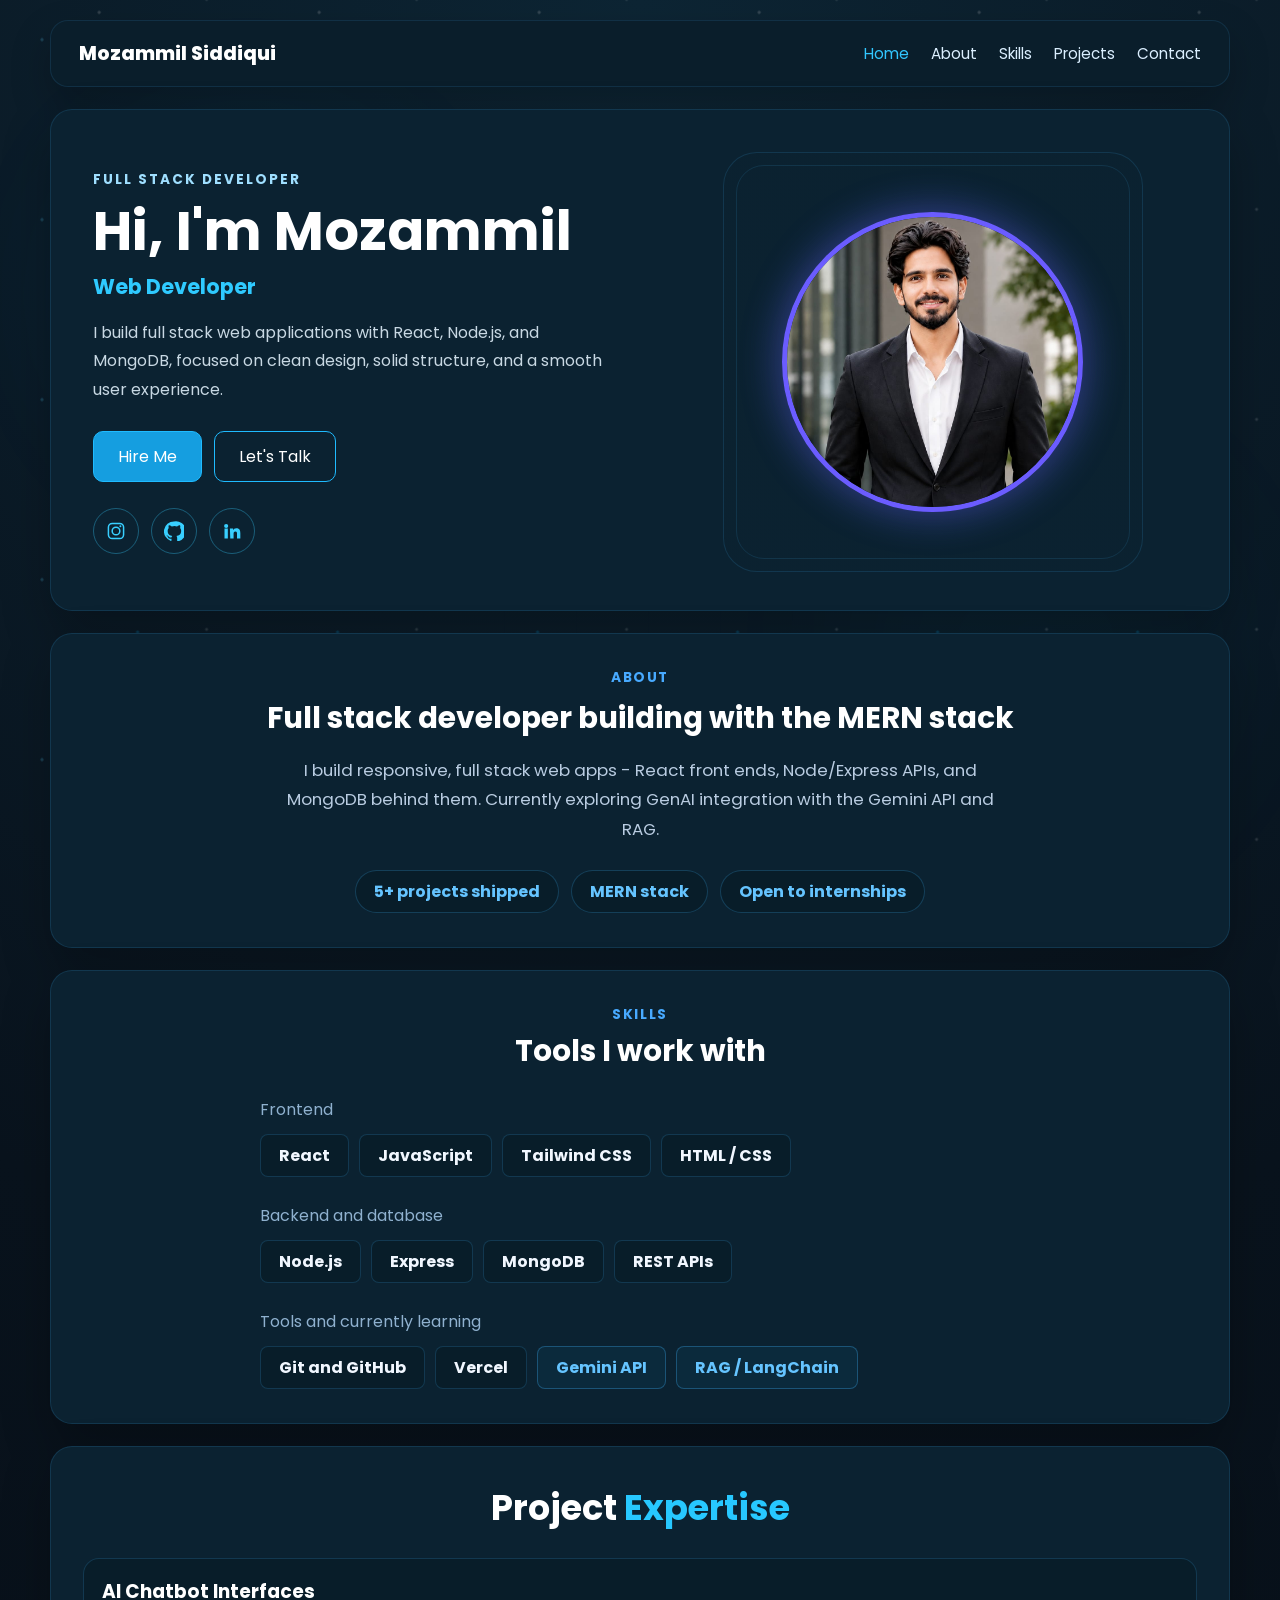
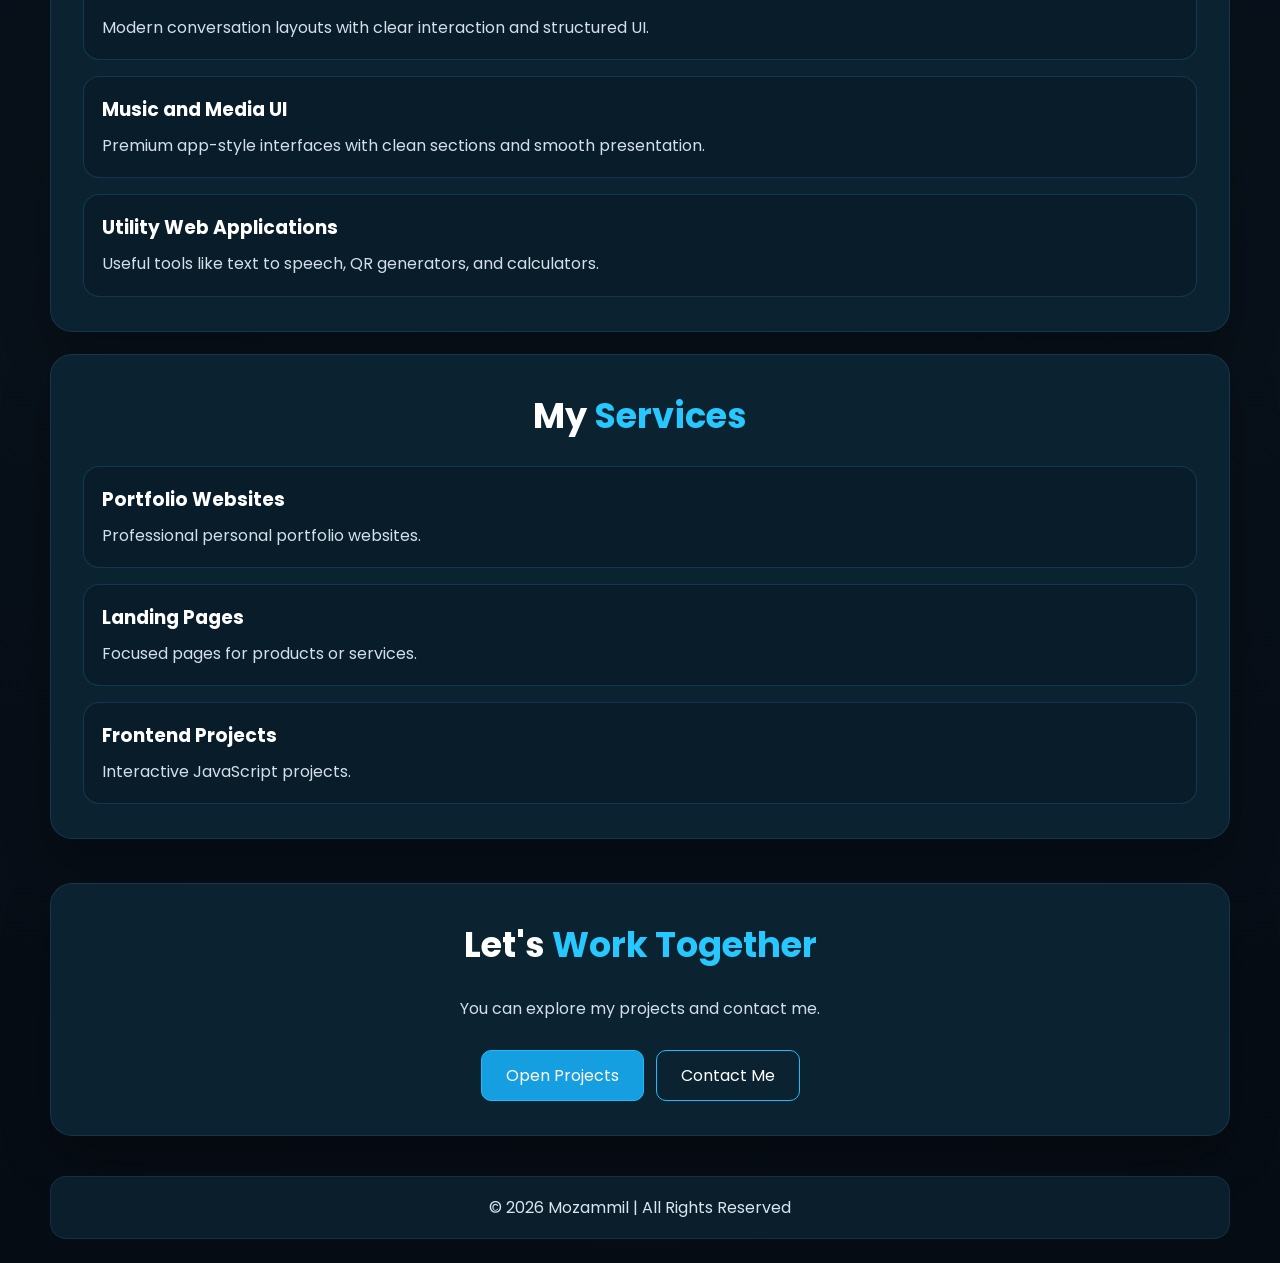
<file: index.html>
<!DOCTYPE html>
<html lang="en">
<head>
<meta charset="UTF-8">
<meta name="viewport" content="width=device-width, initial-scale=1.0">
<title>Mozammil | Home</title>
<link href="https://fonts.googleapis.com/css2?family=Poppins:wght@300;400;600;700;800&display=swap" rel="stylesheet">
<link rel="stylesheet" href="style.css">
</head>
<body>

<nav>
<h1>Mozammil Siddiqui</h1>
<ul>
<li><a href="index.html" class="active">Home</a></li>
<li><a href="#about">About</a></li>
<li><a href="#skills">Skills</a></li>
<li><a href="projects.html">Projects</a></li>
<li><a href="contact.html">Contact</a></li>
</ul>
</nav>

<main class="home-wrapper">
<section class="home-panel hero-panel">
<div class="hero-grid">
<div class="hero-copy hero-copy-left">
<p class="eyebrow">FULL STACK Developer</p>
<h2>Hi, I'm Mozammil</h2>
<p id="typing" class="typing-line"></p>
<p class="hero-text">I build full stack web applications with React, Node.js, and MongoDB, focused on clean design, solid structure, and a smooth user experience.</p>
<div class="hero-actions">
<a href="projects.html" class="btn btn-solid">Hire Me</a>
<a href="contact.html" class="btn">Let's Talk</a>
</div>
<div class="hero-socials">
<a href="https://www.instagram.com/withcodehub" target="_blank" rel="noopener noreferrer" class="social-link" aria-label="Instagram"><svg viewBox="0 0 24 24" aria-hidden="true"><path d="M7.5 2h9A5.5 5.5 0 0 1 22 7.5v9a5.5 5.5 0 0 1-5.5 5.5h-9A5.5 5.5 0 0 1 2 16.5v-9A5.5 5.5 0 0 1 7.5 2Zm0 1.8A3.7 3.7 0 0 0 3.8 7.5v9a3.7 3.7 0 0 0 3.7 3.7h9a3.7 3.7 0 0 0 3.7-3.7v-9a3.7 3.7 0 0 0-3.7-3.7h-9Zm9.75 1.35a1.2 1.2 0 1 1 0 2.4 1.2 1.2 0 0 1 0-2.4ZM12 6.5A5.5 5.5 0 1 1 6.5 12 5.5 5.5 0 0 1 12 6.5Zm0 1.8A3.7 3.7 0 1 0 15.7 12 3.7 3.7 0 0 0 12 8.3Z"/></svg></a>
<a href="https://github.com/Mozammilsidz9642" target="_blank" rel="noopener noreferrer" class="social-link" aria-label="GitHub"><svg viewBox="0 0 24 24" aria-hidden="true"><path d="M12 .5A12 12 0 0 0 8.2 23.9c.6.1.8-.2.8-.6v-2.1c-3.3.7-4-1.4-4-1.4-.6-1.3-1.4-1.7-1.4-1.7-1.1-.8.1-.8.1-.8 1.2.1 1.9 1.3 1.9 1.3 1.1 1.8 2.9 1.3 3.6 1 .1-.8.4-1.3.8-1.7-2.7-.3-5.6-1.4-5.6-6.1 0-1.4.5-2.5 1.3-3.4-.1-.3-.6-1.6.1-3.2 0 0 1.1-.4 3.5 1.3a12 12 0 0 1 6.4 0c2.4-1.7 3.5-1.3 3.5-1.3.7 1.6.2 2.9.1 3.2.8.9 1.3 2 1.3 3.4 0 4.8-2.9 5.8-5.7 6.1.5.4.9 1.2.9 2.4v3.5c0 .4.2.7.8.6A12 12 0 0 0 12 .5Z"/></svg></a>
<a href="https://www.linkedin.com/in/mmozammil/" target="_blank" rel="noopener noreferrer" class="social-link" aria-label="LinkedIn"><svg viewBox="0 0 24 24" aria-hidden="true"><path d="M4.98 3.5A2.48 2.48 0 1 1 5 8.46 2.48 2.48 0 0 1 4.98 3.5ZM3 9h4v12H3Zm6.5 0h3.8v1.7h.1c.5-.9 1.8-2.1 3.8-2.1 4 0 4.8 2.6 4.8 6V21h-4v-5.5c0-1.3 0-3-1.9-3s-2.2 1.5-2.2 2.9V21h-4Z"/></svg></a>
</div>
</div>
<div class="hero-photo-wrap">
<div class="hero-photo-card">
<img src="profile.png" class="hero-photo" alt="Mozammil Siddiqui profile picture">
</div>
</div>
</div>
</section>

<div class="home-columns">
<div class="home-main">
<section class="about-skills-section">
<div id="about" class="home-panel section-panel about-showcase-card">
<div class="about-showcase">
<p class="section-kicker">ABOUT</p>
<h2>Full stack developer building with the MERN stack</h2>
<p>I build responsive, full stack web apps - React front ends, Node/Express APIs, and MongoDB behind them. Currently exploring GenAI integration with the Gemini API and RAG.</p>
<div class="profile-pills">
<span>5+ projects shipped</span>
<span>MERN stack</span>
<span>Open to internships</span>
</div>
</div>
</div>

<div id="skills" class="home-panel section-panel skills-showcase-card">
<div class="skills-showcase">
<p class="section-kicker">SKILLS</p>
<h2>Tools I work with</h2>

<div class="skill-group">
<p>Frontend</p>
<div class="skill-chip-row">
<span>React</span>
<span>JavaScript</span>
<span>Tailwind CSS</span>
<span>HTML / CSS</span>
</div>
</div>

<div class="skill-group">
<p>Backend and database</p>
<div class="skill-chip-row">
<span>Node.js</span>
<span>Express</span>
<span>MongoDB</span>
<span>REST APIs</span>
</div>
</div>

<div class="skill-group">
<p>Tools and currently learning</p>
<div class="skill-chip-row">
<span>Git and GitHub</span>
<span>Vercel</span>
<span class="learning-chip">Gemini API</span>
<span class="learning-chip">RAG / LangChain</span>
</div>
</div>
</div>
</div>
</section>

<!-- EXPERTISE -->
<section class="home-panel section-panel">
<h2>Project <span>Expertise</span></h2>
<div class="stack-grid">
<div class="info-card home-card">
<h3>AI Chatbot Interfaces</h3>
<p>Modern conversation layouts with clear interaction and structured UI.</p>
</div>

<div class="info-card home-card">
<h3>Music and Media UI</h3>
<p>Premium app-style interfaces with clean sections and smooth presentation.</p>
</div>

<div class="info-card home-card">
<h3>Utility Web Applications</h3>
<p>Useful tools like text to speech, QR generators, and calculators.</p>
</div>
</div>
</section>

<!-- SERVICES -->
<section class="home-panel section-panel">
<h2>My <span>Services</span></h2>
<div class="stack-grid">
<div class="info-card home-card">
<h3>Portfolio Websites</h3>
<p>Professional personal portfolio websites.</p>
</div>

<div class="info-card home-card">
<h3>Landing Pages</h3>
<p>Focused pages for products or services.</p>
</div>

<div class="info-card home-card">
<h3>Frontend Projects</h3>
<p>Interactive JavaScript projects.</p>
</div>
</div>
</section>

<!-- CTA -->
<section class="home-panel section-panel cta-panel">
<h2>Let's <span>Work Together</span></h2>
<p>You can explore my projects and contact me.</p>

<div class="hero-actions">
<a href="projects.html" class="btn btn-solid">Open Projects</a>
<a href="contact.html" class="btn">Contact Me</a>
</div>
</section>

</div>
</div>
</main>

<footer>
<p>&copy; 2026 Mozammil | All Rights Reserved</p>
</footer>


<script src="script.js"></script>

</body>
</html>
</file>
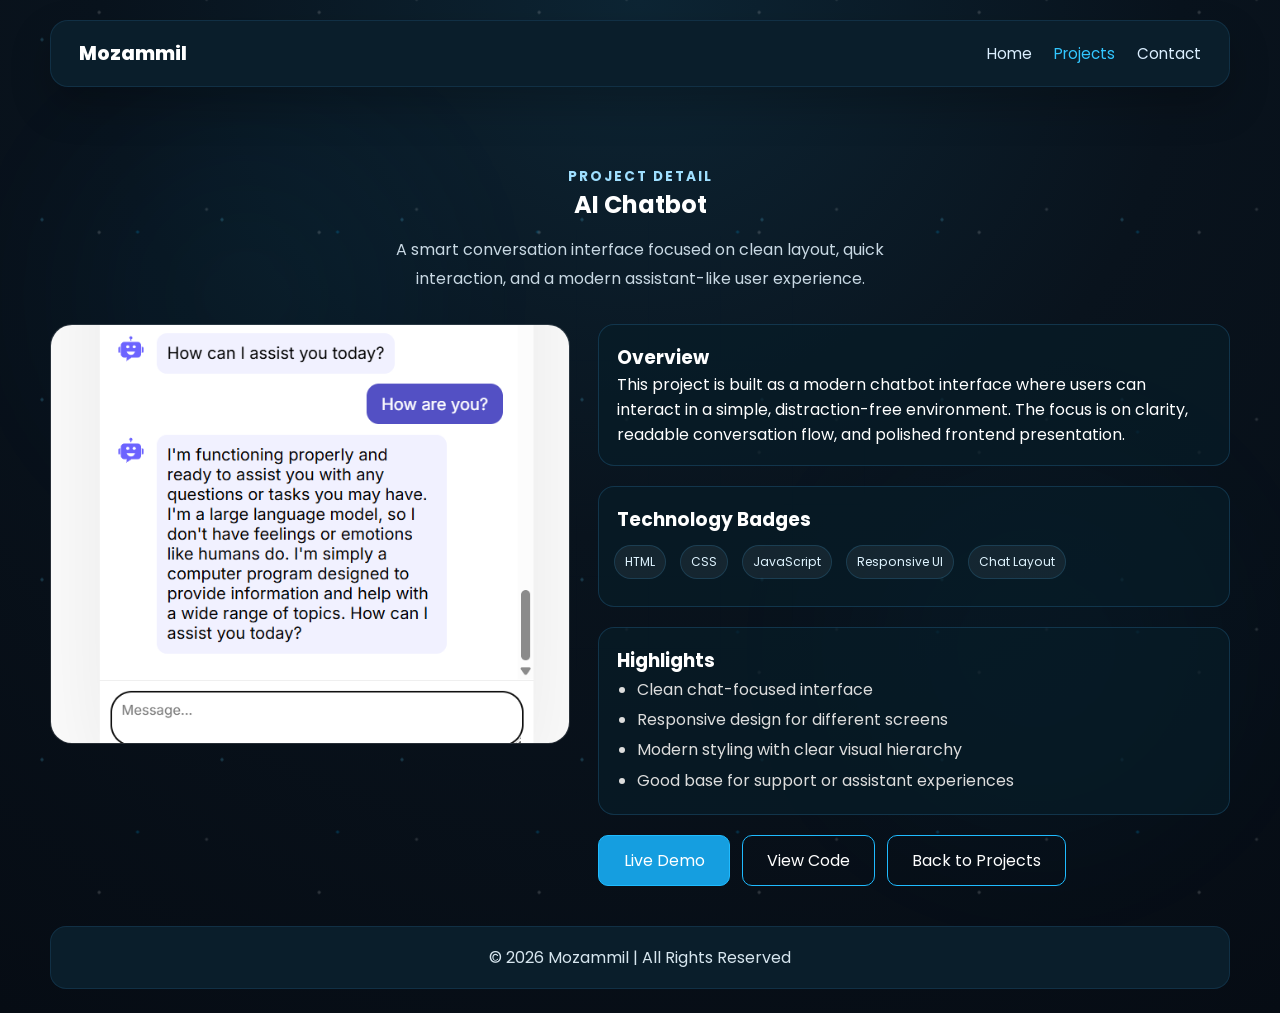
<file: ai-chatbot.html>
<!DOCTYPE html>
<html lang="en">
<head>
<meta charset="UTF-8">
<meta name="viewport" content="width=device-width, initial-scale=1.0">
<title>AI Chatbot | Mozammil</title>
<link href="https://fonts.googleapis.com/css2?family=Poppins:wght@300;400;600;700&display=swap" rel="stylesheet">
<link rel="stylesheet" href="style.css">
</head>
<body>
<nav>
<h1>Mozammil</h1>
<ul>
<li><a href="index.html">Home</a></li>
<li><a href="projects.html" class="active">Projects</a></li>
<li><a href="contact.html">Contact</a></li>
</ul>
</nav>
<section class="sub-hero project-page-hero">
<p class="eyebrow">Project Detail</p>
<h2>AI Chatbot</h2>
<p class="hero-text">A smart conversation interface focused on clean layout, quick interaction, and a modern assistant-like user experience.</p>
</section>
<section class="section project-page-layout">
<div class="project-page-media card">
<img src="Image/chatbot.png" alt="AI Chatbot preview">
</div>
<div class="project-page-content">
<div class="info-card">
<h3>Overview</h3>
<p>This project is built as a modern chatbot interface where users can interact in a simple, distraction-free environment. The focus is on clarity, readable conversation flow, and polished frontend presentation.</p>
</div>
<div class="info-card">
<h3>Technology Badges</h3>
<div class="tech-badges detail-badges"><span>HTML</span><span>CSS</span><span>JavaScript</span><span>Responsive UI</span><span>Chat Layout</span></div>
</div>
<div class="info-card">
<h3>Highlights</h3>
<ul class="detail-list">
<li>Clean chat-focused interface</li>
<li>Responsive design for different screens</li>
<li>Modern styling with clear visual hierarchy</li>
<li>Good base for support or assistant experiences</li>
</ul>
</div>
<div class="project-buttons detail-actions">
<a href="https://ai-chatbot-nu-sable.vercel.app/" target="_blank" rel="noopener noreferrer" class="btn btn-solid project-btn">Live Demo</a>
<a href="https://github.com/Mozammilsidz9642/AI-Chatbot" target="_blank" rel="noopener noreferrer" class="btn project-btn">View Code</a>
<a href="projects.html" class="btn project-btn">Back to Projects</a>
</div>
</div>
</section>
<footer><p>&copy; 2026 Mozammil | All Rights Reserved</p></footer>
</body>
</html>
</file>
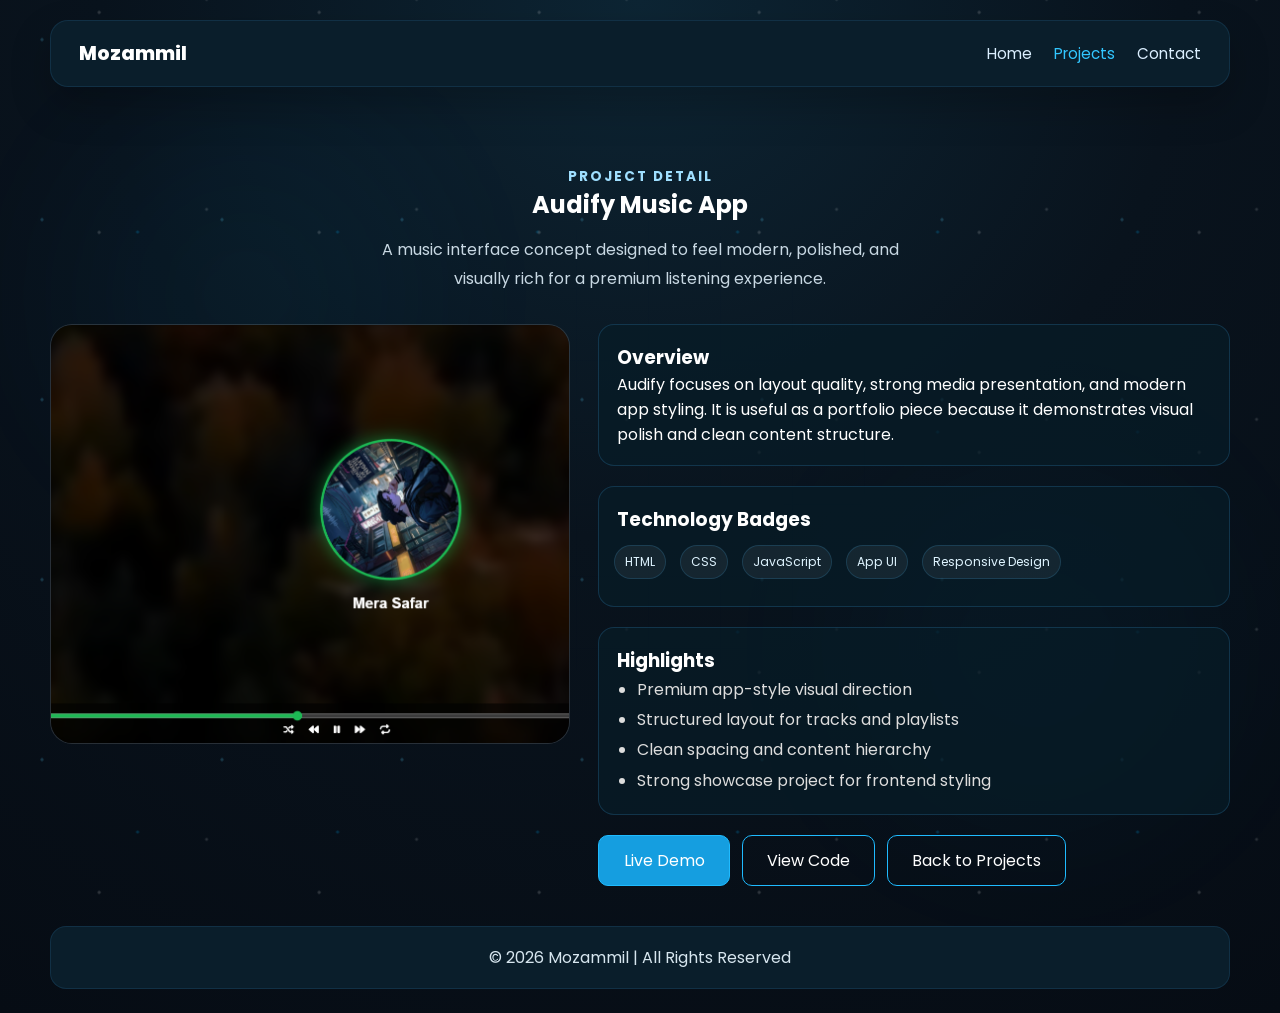
<file: audify.html>
<!DOCTYPE html>
<html lang="en">
<head>
<meta charset="UTF-8">
<meta name="viewport" content="width=device-width, initial-scale=1.0">
<title>Audify | Mozammil</title>
<link href="https://fonts.googleapis.com/css2?family=Poppins:wght@300;400;600;700&display=swap" rel="stylesheet">
<link rel="stylesheet" href="style.css">
</head>
<body>
<nav>
<h1>Mozammil</h1>
<ul>
<li><a href="index.html">Home</a></li>
<li><a href="projects.html" class="active">Projects</a></li>
<li><a href="contact.html">Contact</a></li>
</ul>
</nav>
<section class="sub-hero project-page-hero">
<p class="eyebrow">Project Detail</p>
<h2>Audify Music App</h2>
<p class="hero-text">A music interface concept designed to feel modern, polished, and visually rich for a premium listening experience.</p>
</section>
<section class="section project-page-layout">
<div class="project-page-media card">
<img src="Image/audify.png" alt="Audify preview">
</div>
<div class="project-page-content">
<div class="info-card">
<h3>Overview</h3>
<p>Audify focuses on layout quality, strong media presentation, and modern app styling. It is useful as a portfolio piece because it demonstrates visual polish and clean content structure.</p>
</div>
<div class="info-card">
<h3>Technology Badges</h3>
<div class="tech-badges detail-badges"><span>HTML</span><span>CSS</span><span>JavaScript</span><span>App UI</span><span>Responsive Design</span></div>
</div>
<div class="info-card">
<h3>Highlights</h3>
<ul class="detail-list">
<li>Premium app-style visual direction</li>
<li>Structured layout for tracks and playlists</li>
<li>Clean spacing and content hierarchy</li>
<li>Strong showcase project for frontend styling</li>
</ul>
</div>
<div class="project-buttons detail-actions">
<a href="https://audify-orcin.vercel.app/" target="_blank" rel="noopener noreferrer" class="btn btn-solid project-btn">Live Demo</a>
<a href="https://github.com/Mozammilsidz9642/Audify" target="_blank" rel="noopener noreferrer" class="btn project-btn">View Code</a>
<a href="projects.html" class="btn project-btn">Back to Projects</a>
</div>
</div>
</section>
<footer><p>&copy; 2026 Mozammil | All Rights Reserved</p></footer>
</body>
</html>
</file>
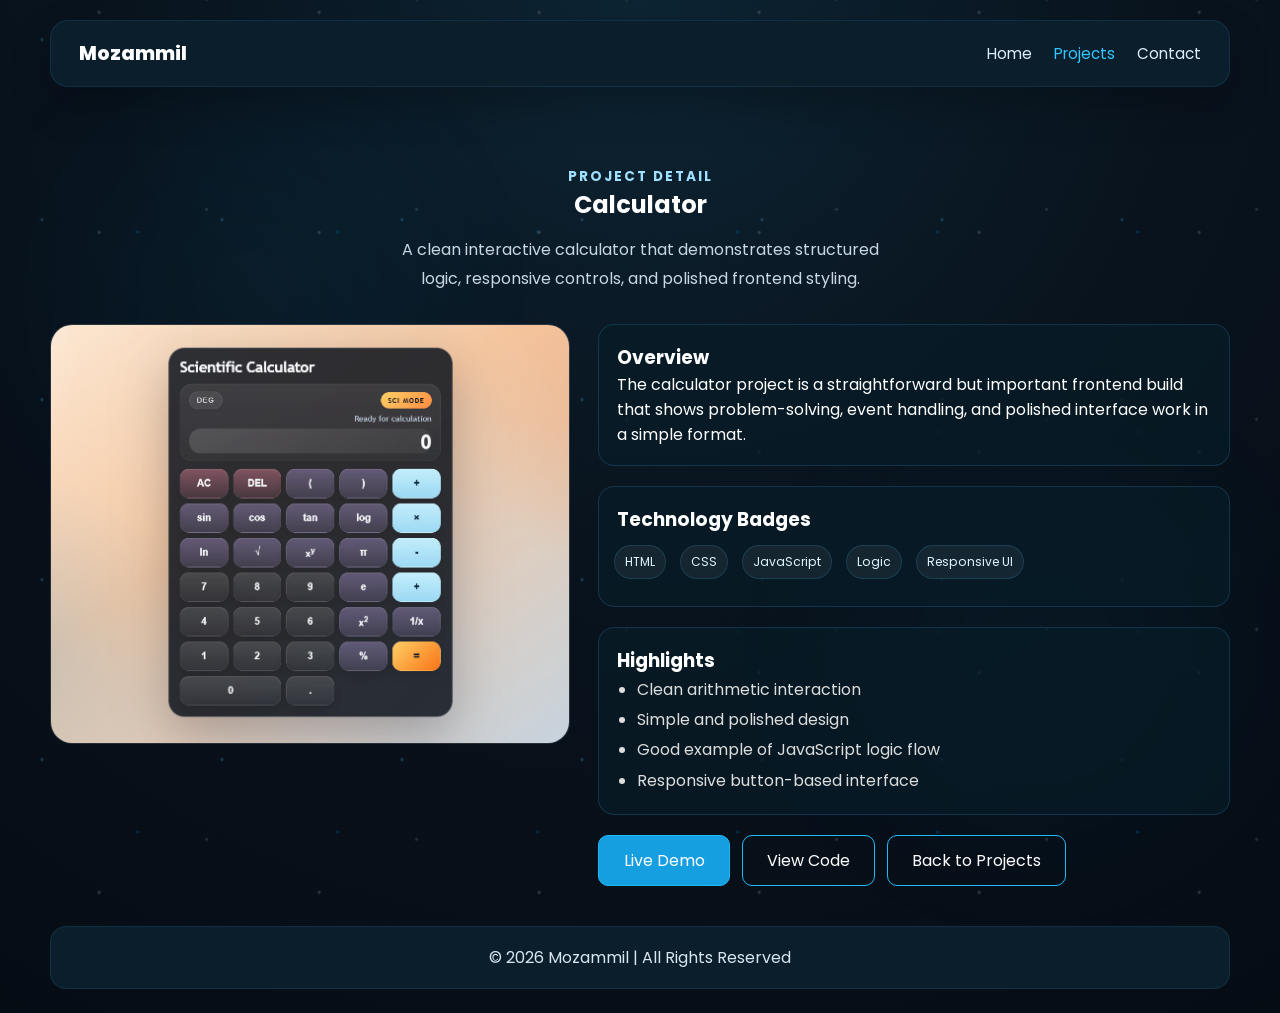
<file: calculator.html>
<!DOCTYPE html>
<html lang="en">
<head>
<meta charset="UTF-8">
<meta name="viewport" content="width=device-width, initial-scale=1.0">
<title>Calculator | Mozammil</title>
<link href="https://fonts.googleapis.com/css2?family=Poppins:wght@300;400;600;700&display=swap" rel="stylesheet">
<link rel="stylesheet" href="style.css">
</head>
<body>
<nav>
<h1>Mozammil</h1>
<ul>
<li><a href="index.html">Home</a></li>
<li><a href="projects.html" class="active">Projects</a></li>
<li><a href="contact.html">Contact</a></li>
</ul>
</nav>
<section class="sub-hero project-page-hero">
<p class="eyebrow">Project Detail</p>
<h2>Calculator</h2>
<p class="hero-text">A clean interactive calculator that demonstrates structured logic, responsive controls, and polished frontend styling.</p>
</section>
<section class="section project-page-layout">
<div class="project-page-media card">
<img src="Image/calculator.png" alt="Calculator preview">
</div>
<div class="project-page-content">
<div class="info-card">
<h3>Overview</h3>
<p>The calculator project is a straightforward but important frontend build that shows problem-solving, event handling, and polished interface work in a simple format.</p>
</div>
<div class="info-card">
<h3>Technology Badges</h3>
<div class="tech-badges detail-badges"><span>HTML</span><span>CSS</span><span>JavaScript</span><span>Logic</span><span>Responsive UI</span></div>
</div>
<div class="info-card">
<h3>Highlights</h3>
<ul class="detail-list">
<li>Clean arithmetic interaction</li>
<li>Simple and polished design</li>
<li>Good example of JavaScript logic flow</li>
<li>Responsive button-based interface</li>
</ul>
</div>
<div class="project-buttons detail-actions">
<a href="https://calculator-liart-sigma-18.vercel.app/" target="_blank" rel="noopener noreferrer" class="btn btn-solid project-btn">Live Demo</a>
<a href="https://github.com/Mozammilsidz9642/Calculator-js" target="_blank" rel="noopener noreferrer" class="btn project-btn">View Code</a>
<a href="projects.html" class="btn project-btn">Back to Projects</a>
</div>
</div>
</section>
<footer><p>&copy; 2026 Mozammil | All Rights Reserved</p></footer>
</body>
</html>
</file>
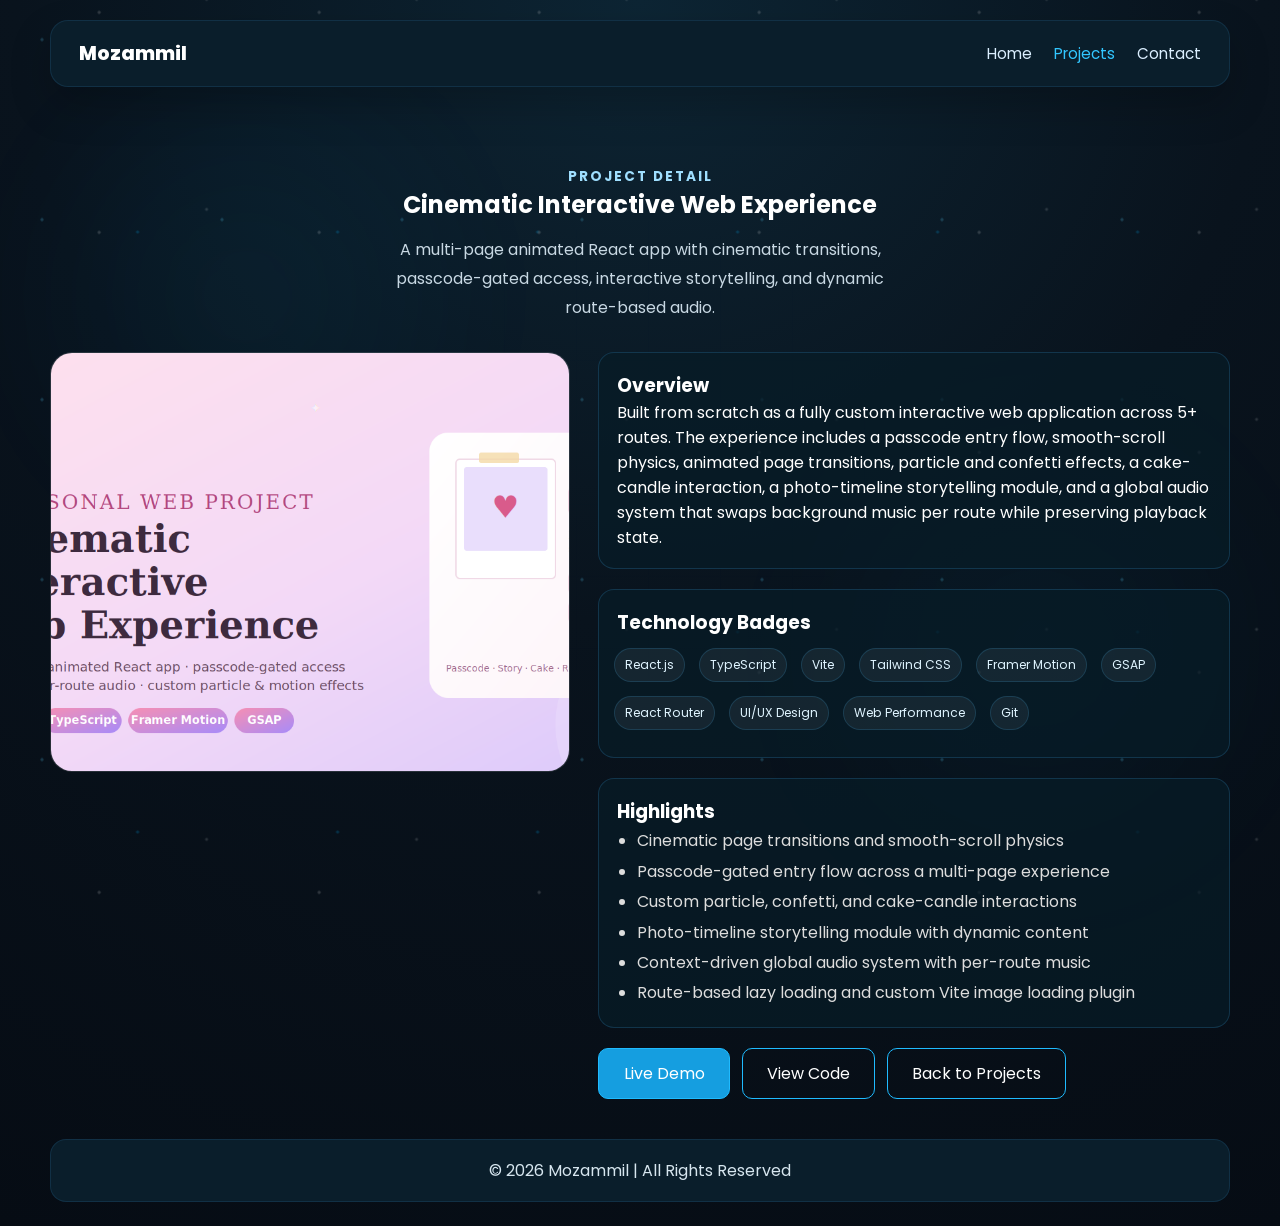
<file: cinematic-interactive-web-experience.html>
<!DOCTYPE html>
<html lang="en">
<head>
<meta charset="UTF-8">
<meta name="viewport" content="width=device-width, initial-scale=1.0">
<title>Cinematic Interactive Web Experience | Mozammil</title>
<link href="https://fonts.googleapis.com/css2?family=Poppins:wght@300;400;600;700&display=swap" rel="stylesheet">
<link rel="stylesheet" href="style.css">
</head>
<body>
<nav>
<h1>Mozammil</h1>
<ul>
<li><a href="index.html">Home</a></li>
<li><a href="projects.html" class="active">Projects</a></li>
<li><a href="contact.html">Contact</a></li>
</ul>
</nav>
<section class="sub-hero project-page-hero">
<p class="eyebrow">Project Detail</p>
<h2>Cinematic Interactive Web Experience</h2>
<p class="hero-text">A multi-page animated React app with cinematic transitions, passcode-gated access, interactive storytelling, and dynamic route-based audio.</p>
</section>
<section class="section project-page-layout">
<div class="project-page-media card">
<img src="Image/cinematic-interactive-web-experience.png" alt="Cinematic Interactive Web Experience preview">
</div>
<div class="project-page-content">
<div class="info-card">
<h3>Overview</h3>
<p>Built from scratch as a fully custom interactive web application across 5+ routes. The experience includes a passcode entry flow, smooth-scroll physics, animated page transitions, particle and confetti effects, a cake-candle interaction, a photo-timeline storytelling module, and a global audio system that swaps background music per route while preserving playback state.</p>
</div>
<div class="info-card">
<h3>Technology Badges</h3>
<div class="tech-badges detail-badges"><span>React.js</span><span>TypeScript</span><span>Vite</span><span>Tailwind CSS</span><span>Framer Motion</span><span>GSAP</span><span>React Router</span><span>UI/UX Design</span><span>Web Performance</span><span>Git</span></div>
</div>
<div class="info-card">
<h3>Highlights</h3>
<ul class="detail-list">
<li>Cinematic page transitions and smooth-scroll physics</li>
<li>Passcode-gated entry flow across a multi-page experience</li>
<li>Custom particle, confetti, and cake-candle interactions</li>
<li>Photo-timeline storytelling module with dynamic content</li>
<li>Context-driven global audio system with per-route music</li>
<li>Route-based lazy loading and custom Vite image loading plugin</li>
</ul>
</div>
<div class="project-buttons detail-actions">
<a href="https://birthday-surprise-theta-ashy.vercel.app/" target="_blank" rel="noopener noreferrer" class="btn btn-solid project-btn">Live Demo</a>
<a href="https://github.com/Mozammilsidz9642/Birthday-surprise" target="_blank" rel="noopener noreferrer" class="btn project-btn">View Code</a>
<a href="projects.html" class="btn project-btn">Back to Projects</a>
</div>
</div>
</section>
<footer><p>&copy; 2026 Mozammil | All Rights Reserved</p></footer>
</body>
</html>
</file>
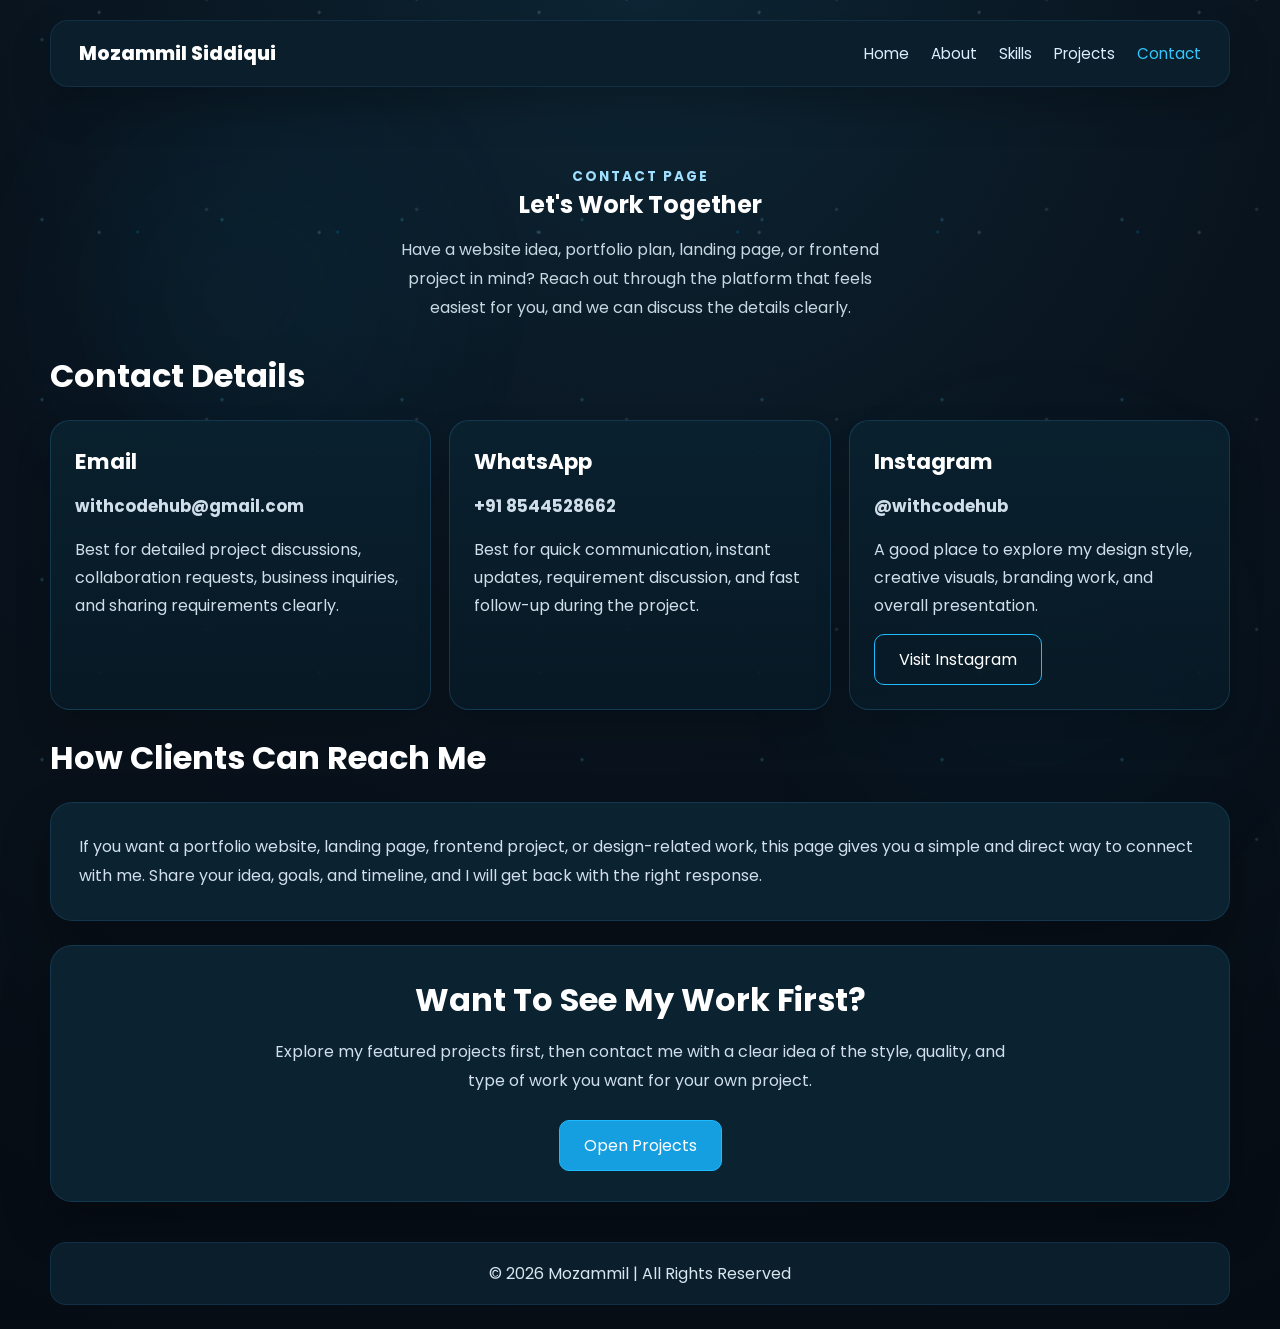
<file: contact.html>
<!DOCTYPE html>
<html lang="en">
<head>
<meta charset="UTF-8">
<meta name="viewport" content="width=device-width, initial-scale=1.0">
<title>Mozammil Siddiqui | Contact</title>
<link href="https://fonts.googleapis.com/css2?family=Poppins:wght@300;400;600;700&display=swap" rel="stylesheet">
<link rel="stylesheet" href="style.css">
</head>
<body>

<nav>
<h1>Mozammil Siddiqui</h1>
<ul>
<li><a href="index.html">Home</a></li>
<li><a href="index.html#about">About</a></li>
<li><a href="index.html#skills">Skills</a></li>
<li><a href="projects.html">Projects</a></li>
<li><a href="contact.html" class="active">Contact</a></li>
</ul>
</nav>

<section class="sub-hero">
<p class="eyebrow">Contact Page</p>
<h2>Let's Work Together</h2>
<p class="hero-text">Have a website idea, portfolio plan, landing page, or frontend project in mind? Reach out through the platform that feels easiest for you, and we can discuss the details clearly.</p>
</section>

<section class="section">
<h2>Contact Details</h2>
<div class="detail-grid">
<div class="contact-box info-card">
<h3>Email</h3>
<p class="contact-value">withcodehub@gmail.com</p>
<p>Best for detailed project discussions, collaboration requests, business inquiries, and sharing requirements clearly.</p>
</div>
<div class="contact-box info-card">
<h3>WhatsApp</h3>
<p class="contact-value">+91 8544528662</p>
<p>Best for quick communication, instant updates, requirement discussion, and fast follow-up during the project.</p>
</div>
<div class="contact-box info-card">
<h3>Instagram</h3>
<p class="contact-value">@withcodehub</p>
<p>A good place to explore my design style, creative visuals, branding work, and overall presentation.</p>
<a href="https://www.instagram.com/withcodehub" target="_blank" rel="noopener noreferrer" class="btn">Visit Instagram</a>
</div>
</div>
</section>

<section class="section">
<h2>How Clients Can Reach Me</h2>
<div class="about-box">
<p>If you want a portfolio website, landing page, frontend project, or design-related work, this page gives you a simple and direct way to connect with me. Share your idea, goals, and timeline, and I will get back with the right response.</p>
</div>
</section>

<section class="section cta-section">
<div class="cta-box">
<h2>Want To See My Work First?</h2>
<p>Explore my featured projects first, then contact me with a clear idea of the style, quality, and type of work you want for your own project.</p>
<a href="projects.html" class="btn btn-solid">Open Projects</a>
</div>
</section>

<footer>
<p>&copy; 2026 Mozammil | All Rights Reserved</p>
</footer>

</body>
</html>
</file>
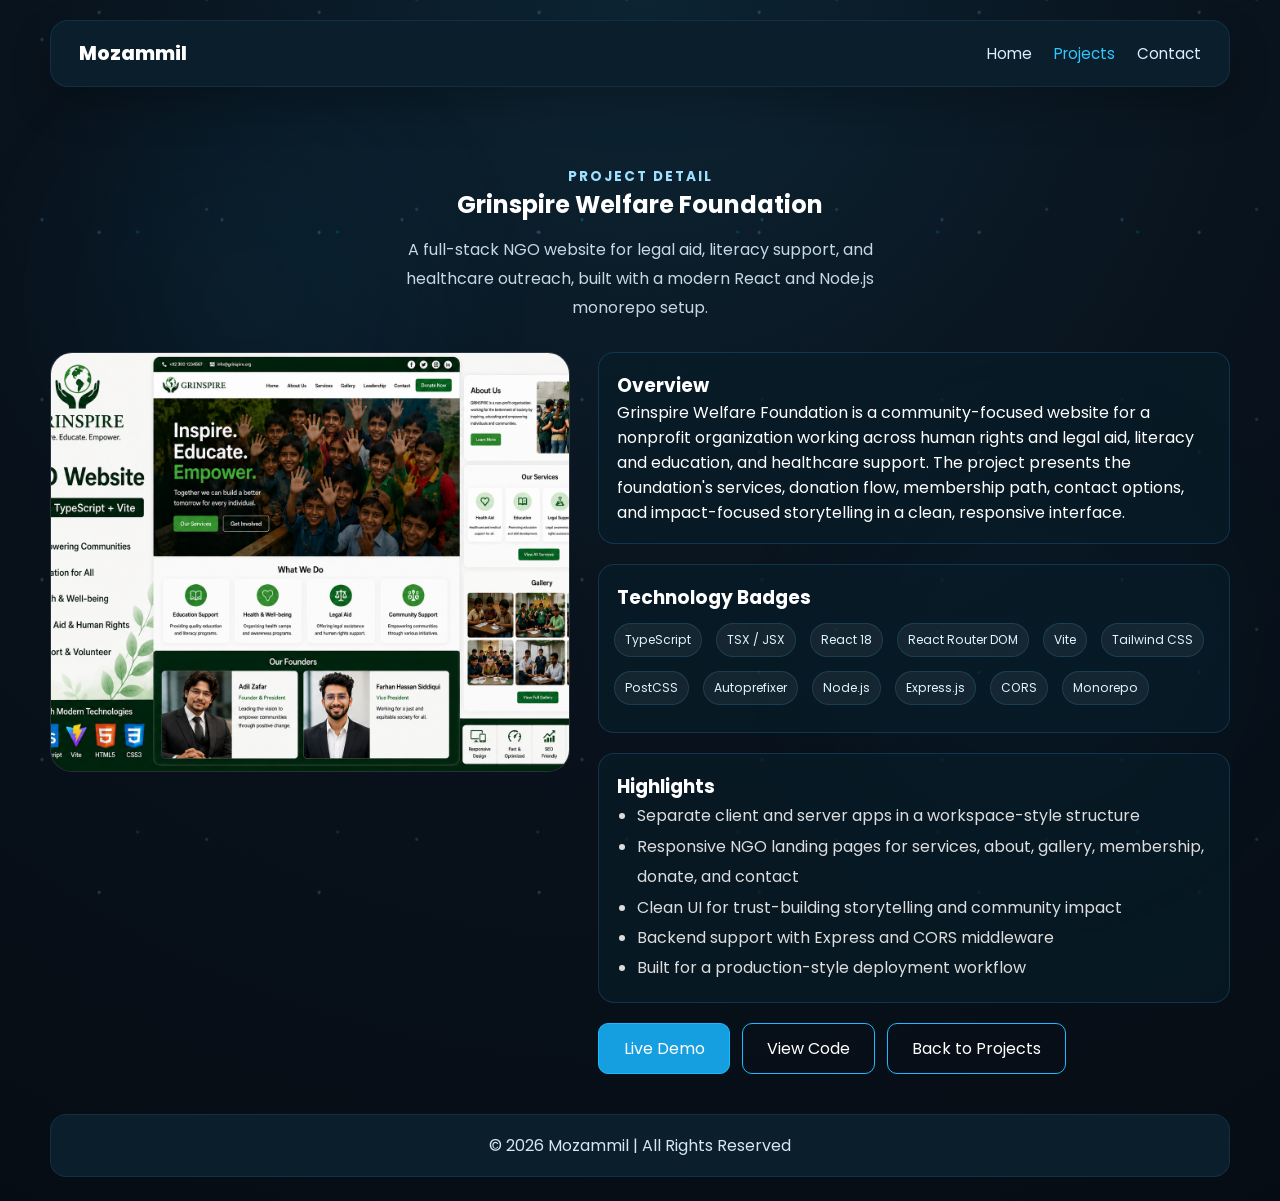
<file: grinspire-welfare-foundation.html>
<!DOCTYPE html>
<html lang="en">
<head>
<meta charset="UTF-8">
<meta name="viewport" content="width=device-width, initial-scale=1.0">
<title>Grinspire Welfare Foundation | Mozammil</title>
<link href="https://fonts.googleapis.com/css2?family=Poppins:wght@300;400;600;700&display=swap" rel="stylesheet">
<link rel="stylesheet" href="style.css">
</head>
<body>
<nav>
<h1>Mozammil</h1>
<ul>
<li><a href="index.html">Home</a></li>
<li><a href="projects.html" class="active">Projects</a></li>
<li><a href="contact.html">Contact</a></li>
</ul>
</nav>
<section class="sub-hero project-page-hero">
<p class="eyebrow">Project Detail</p>
<h2>Grinspire Welfare Foundation</h2>
<p class="hero-text">A full-stack NGO website for legal aid, literacy support, and healthcare outreach, built with a modern React and Node.js monorepo setup.</p>
</section>
<section class="section project-page-layout">
<div class="project-page-media card">
<img src="Image/grinspire-welfare-foundation.png" alt="Grinspire Welfare Foundation preview">
</div>
<div class="project-page-content">
<div class="info-card">
<h3>Overview</h3>
<p>Grinspire Welfare Foundation is a community-focused website for a nonprofit organization working across human rights and legal aid, literacy and education, and healthcare support. The project presents the foundation's services, donation flow, membership path, contact options, and impact-focused storytelling in a clean, responsive interface.</p>
</div>
<div class="info-card">
<h3>Technology Badges</h3>
<div class="tech-badges detail-badges"><span>TypeScript</span><span>TSX / JSX</span><span>React 18</span><span>React Router DOM</span><span>Vite</span><span>Tailwind CSS</span><span>PostCSS</span><span>Autoprefixer</span><span>Node.js</span><span>Express.js</span><span>CORS</span><span>Monorepo</span></div>
</div>
<div class="info-card">
<h3>Highlights</h3>
<ul class="detail-list">
<li>Separate client and server apps in a workspace-style structure</li>
<li>Responsive NGO landing pages for services, about, gallery, membership, donate, and contact</li>
<li>Clean UI for trust-building storytelling and community impact</li>
<li>Backend support with Express and CORS middleware</li>
<li>Built for a production-style deployment workflow</li>
</ul>
</div>
<div class="project-buttons detail-actions">
<a href="https://grinspire-website-client.vercel.app/" target="_blank" rel="noopener noreferrer" class="btn btn-solid project-btn">Live Demo</a>
<a href="https://github.com/Mozammilsidz9642/Grinspire-website" target="_blank" rel="noopener noreferrer" class="btn project-btn">View Code</a>
<a href="projects.html" class="btn project-btn">Back to Projects</a>
</div>
</div>
</section>
<footer><p>&copy; 2026 Mozammil | All Rights Reserved</p></footer>
</body>
</html>
</file>
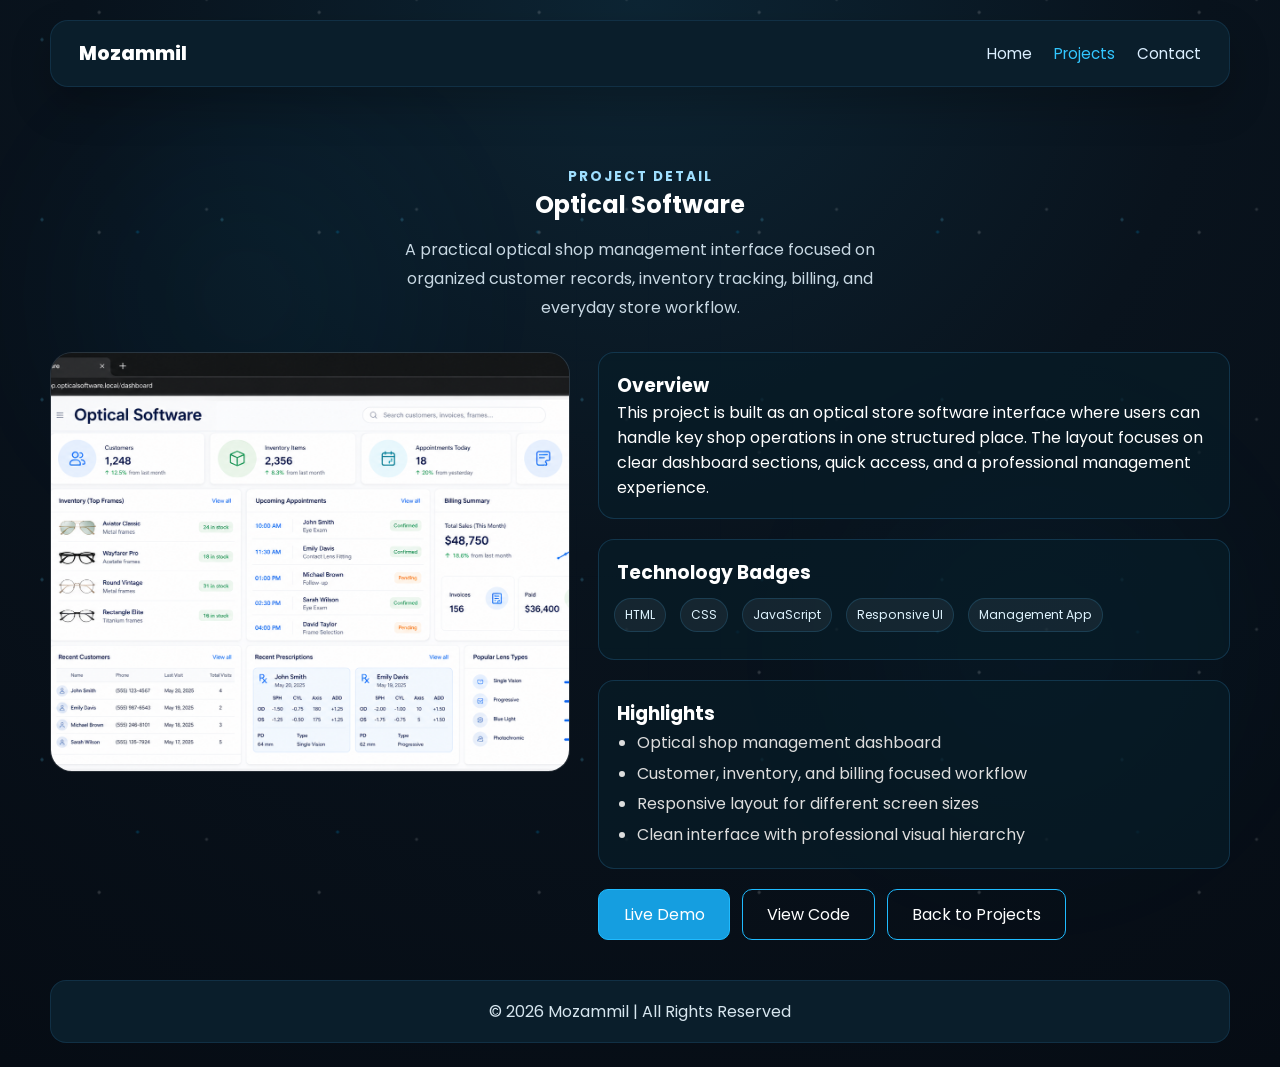
<file: optical-software.html>
<!DOCTYPE html>
<html lang="en">
<head>
<meta charset="UTF-8">
<meta name="viewport" content="width=device-width, initial-scale=1.0">
<title>Optical Software | Mozammil</title>
<link href="https://fonts.googleapis.com/css2?family=Poppins:wght@300;400;600;700&display=swap" rel="stylesheet">
<link rel="stylesheet" href="style.css">
</head>
<body>
<nav>
<h1>Mozammil</h1>
<ul>
<li><a href="index.html">Home</a></li>
<li><a href="projects.html" class="active">Projects</a></li>
<li><a href="contact.html">Contact</a></li>
</ul>
</nav>
<section class="sub-hero project-page-hero">
<p class="eyebrow">Project Detail</p>
<h2>Optical Software</h2>
<p class="hero-text">A practical optical shop management interface focused on organized customer records, inventory tracking, billing, and everyday store workflow.</p>
</section>
<section class="section project-page-layout">
<div class="project-page-media card">
<img src="Image/optical-software.png" alt="Optical Software preview">
</div>
<div class="project-page-content">
<div class="info-card">
<h3>Overview</h3>
<p>This project is built as an optical store software interface where users can handle key shop operations in one structured place. The layout focuses on clear dashboard sections, quick access, and a professional management experience.</p>
</div>
<div class="info-card">
<h3>Technology Badges</h3>
<div class="tech-badges detail-badges"><span>HTML</span><span>CSS</span><span>JavaScript</span><span>Responsive UI</span><span>Management App</span></div>
</div>
<div class="info-card">
<h3>Highlights</h3>
<ul class="detail-list">
<li>Optical shop management dashboard</li>
<li>Customer, inventory, and billing focused workflow</li>
<li>Responsive layout for different screen sizes</li>
<li>Clean interface with professional visual hierarchy</li>
</ul>
</div>
<div class="project-buttons detail-actions">
<a href="https://optical-software-five.vercel.app/login.html" target="_blank" rel="noopener noreferrer" class="btn btn-solid project-btn">Live Demo</a>
<a href="https://github.com/Mozammilsidz9642/Optical-Software" target="_blank" rel="noopener noreferrer" class="btn project-btn">View Code</a>
<a href="projects.html" class="btn project-btn">Back to Projects</a>
</div>
</div>
</section>
<footer><p>&copy; 2026 Mozammil | All Rights Reserved</p></footer>
</body>
</html>
</file>
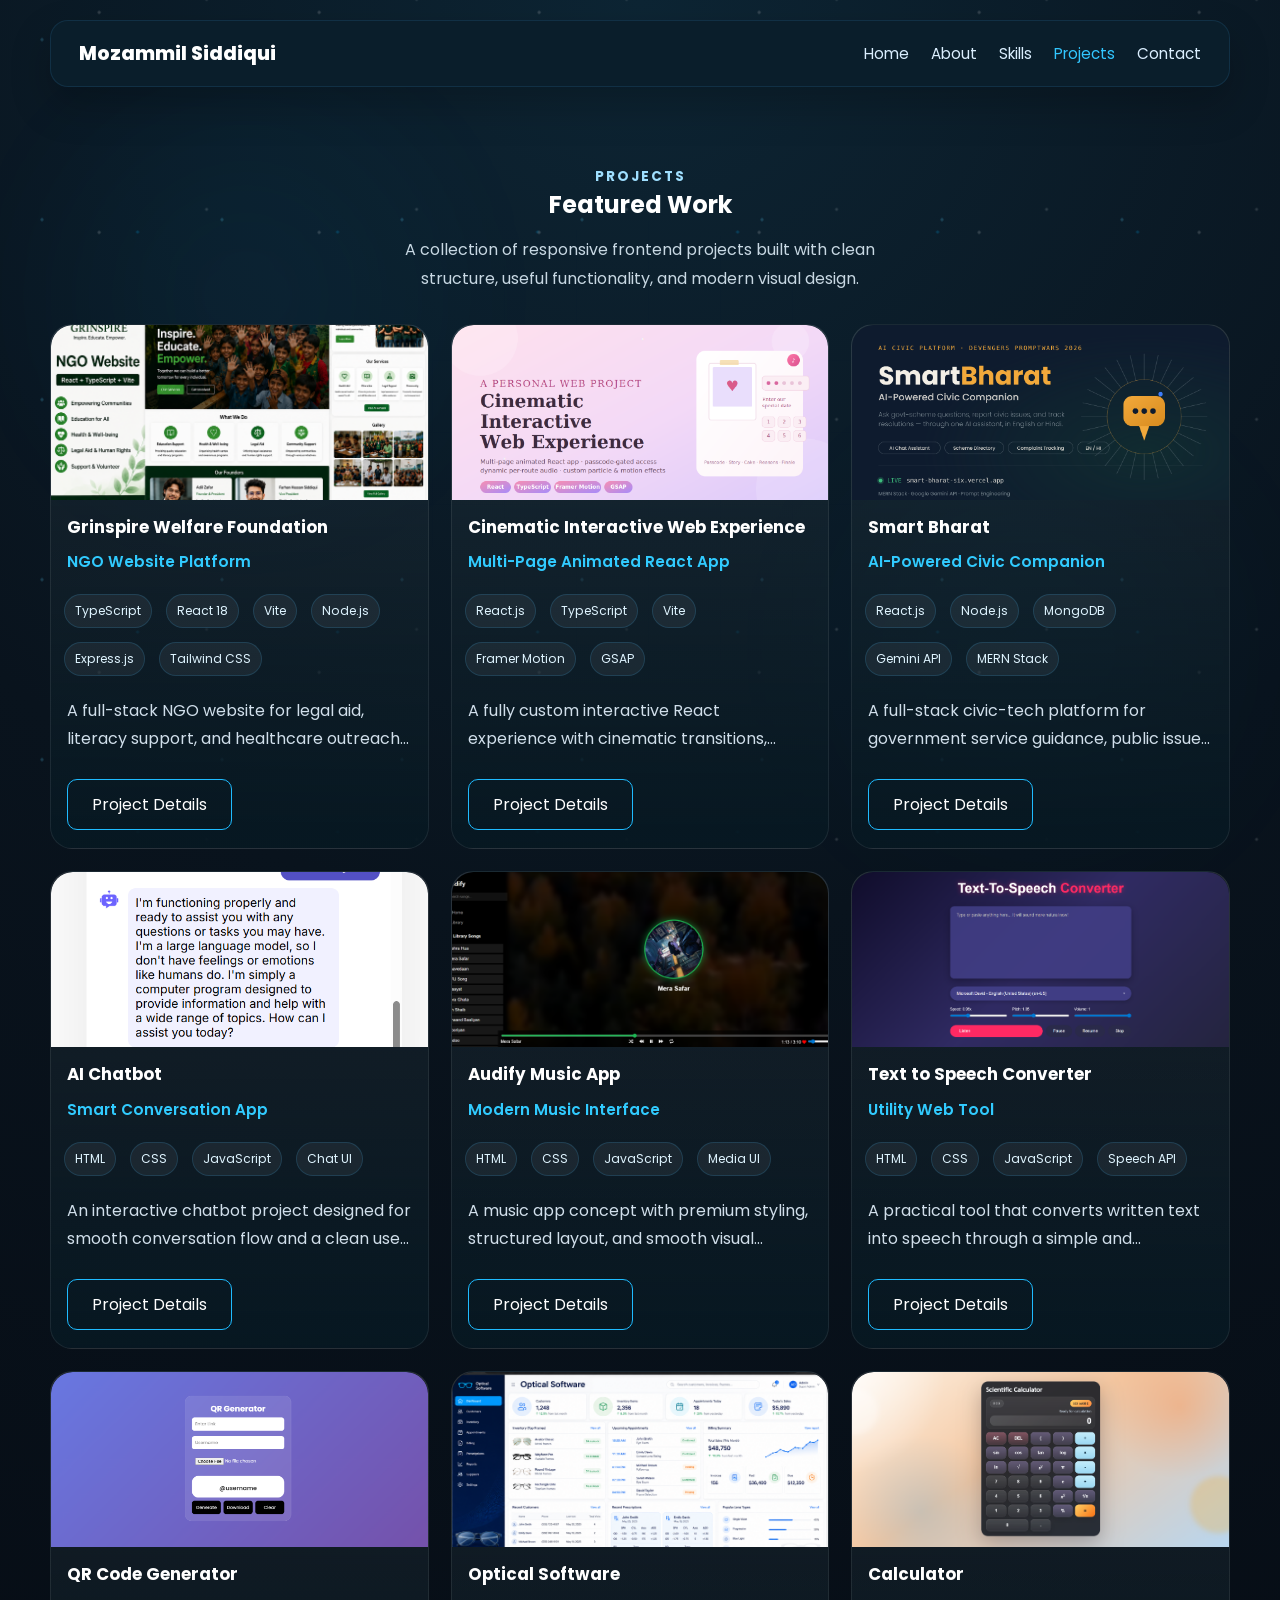
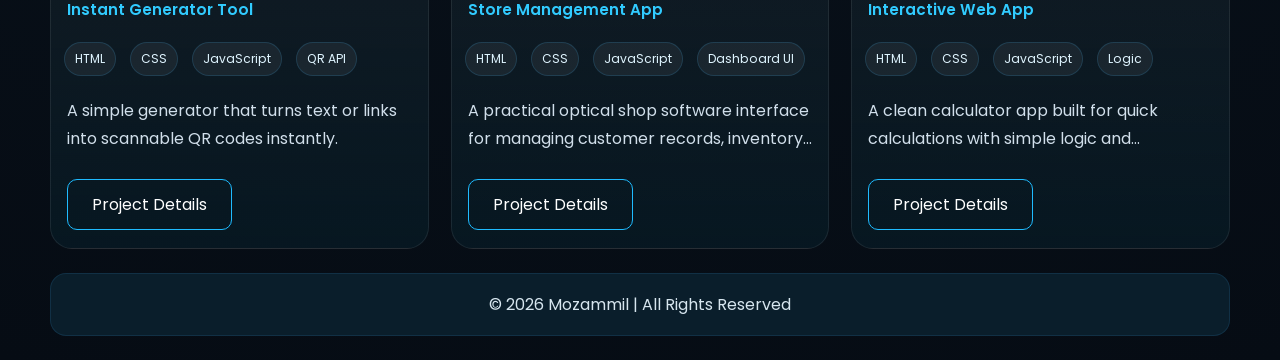
<file: projects.html>
<!DOCTYPE html>
<html lang="en">
<head>
<meta charset="UTF-8">
<meta name="viewport" content="width=device-width, initial-scale=1.0">
<title>Mozammil Siddiqui | Projects</title>
<link href="https://fonts.googleapis.com/css2?family=Poppins:wght@300;400;600;700&display=swap" rel="stylesheet">
<link rel="stylesheet" href="style.css">
</head>
<body>

<nav>
<h1>Mozammil Siddiqui</h1>
<ul>
<li><a href="index.html">Home</a></li>
<li><a href="index.html#about">About</a></li>
<li><a href="index.html#skills">Skills</a></li>
<li><a href="projects.html" class="active">Projects</a></li>
<li><a href="contact.html">Contact</a></li>
</ul>
</nav>

<section class="sub-hero">
<p class="eyebrow">Projects</p>
<h2>Featured Work</h2>
<p class="hero-text">A collection of responsive frontend projects built with clean structure, useful functionality, and modern visual design.</p>
</section>

<section class="section">
<div class="projects detailed-projects">
<article class="card project-detail">
<div class="project-media">
<img src="Image/grinspire-welfare-foundation.png" alt="Grinspire Welfare Foundation website preview">
<div class="project-overlay">
<h3>Grinspire Welfare Foundation</h3>
<div class="project-buttons">
<a href="https://grinspire-website-client.vercel.app/" target="_blank" rel="noopener noreferrer" class="btn btn-solid project-btn">Live Demo</a>
<a href="https://github.com/Mozammilsidz9642/Grinspire-website" target="_blank" rel="noopener noreferrer" class="btn project-btn">View Code</a>
</div>
</div>
</div>
<div class="card-content">
<h3>Grinspire Welfare Foundation</h3>
<p class="project-tag">NGO Website Platform</p>
<div class="tech-badges"><span>TypeScript</span><span>React 18</span><span>Vite</span><span>Node.js</span><span>Express.js</span><span>Tailwind CSS</span></div>
<p>A full-stack NGO website for legal aid, literacy support, and healthcare outreach, built with a monorepo setup for separate client and server apps.</p>
<div class="project-links-row"><a href="grinspire-welfare-foundation.html" class="btn project-inline-btn">Project Details</a></div>
</div>
</article>

<article class="card project-detail">
<div class="project-media">
<img src="Image/cinematic-interactive-web-experience.png" alt="Cinematic Interactive Web Experience project preview">
<div class="project-overlay">
<h3>Cinematic Interactive Web Experience</h3>
<div class="project-buttons">
<a href="https://birthday-surprise-theta-ashy.vercel.app/" target="_blank" rel="noopener noreferrer" class="btn btn-solid project-btn">Live Demo</a>
<a href="https://github.com/Mozammilsidz9642/Birthday-surprise" target="_blank" rel="noopener noreferrer" class="btn project-btn">View Code</a>
</div>
</div>
</div>
<div class="card-content">
<h3>Cinematic Interactive Web Experience</h3>
<p class="project-tag">Multi-Page Animated React App</p>
<div class="tech-badges"><span>React.js</span><span>TypeScript</span><span>Vite</span><span>Framer Motion</span><span>GSAP</span></div>
<p>A fully custom interactive React experience with cinematic transitions, gated entry, route-based audio, particles, storytelling modules, and optimized lazy-loaded performance.</p>
<div class="project-links-row"><a href="cinematic-interactive-web-experience.html" class="btn project-inline-btn">Project Details</a></div>
</div>
</article>

<article class="card project-detail">
<div class="project-media">
<img src="Image/smart-bharat.png" alt="Smart Bharat AI-Powered Civic Companion project preview">
<div class="project-overlay">
<h3>Smart Bharat</h3>
<div class="project-buttons">
<a href="https://smart-bharat-six.vercel.app/" target="_blank" rel="noopener noreferrer" class="btn btn-solid project-btn">Live Demo</a>
<a href="https://github.com/Mozammilsidz9642/Smart-Bharat" target="_blank" rel="noopener noreferrer" class="btn project-btn">View Code</a>
</div>
</div>
</div>
<div class="card-content">
<h3>Smart Bharat</h3>
<p class="project-tag">AI-Powered Civic Companion</p>
<div class="tech-badges"><span>React.js</span><span>Node.js</span><span>MongoDB</span><span>Gemini API</span><span>MERN Stack</span></div>
<p>A full-stack civic-tech platform for government service guidance, public issue reporting, complaint tracking, and AI-powered bilingual citizen assistance.</p>
<div class="project-links-row"><a href="smart-bharat.html" class="btn project-inline-btn">Project Details</a></div>
</div>
</article>

<article class="card project-detail">
<div class="project-media">
<img src="Image/chatbot.png" alt="AI Chatbot project preview">
<div class="project-overlay">
<h3>AI Chatbot</h3>
<div class="project-buttons">
<a href="https://ai-chatbot-nu-sable.vercel.app/" target="_blank" rel="noopener noreferrer" class="btn btn-solid project-btn">Live Demo</a>
<a href="https://github.com/Mozammilsidz9642/AI-Chatbot" target="_blank" rel="noopener noreferrer" class="btn project-btn">View Code</a>
</div>
</div>
</div>
<div class="card-content">
<h3>AI Chatbot</h3>
<p class="project-tag">Smart Conversation App</p>
<div class="tech-badges"><span>HTML</span><span>CSS</span><span>JavaScript</span><span>Chat UI</span></div>
<p>An interactive chatbot project designed for smooth conversation flow and a clean user experience.</p>
<div class="project-links-row"><a href="ai-chatbot.html" class="btn project-inline-btn">Project Details</a></div>
</div>
</article>

<article class="card project-detail">
<div class="project-media">
<img src="Image/audify.png" alt="Audify Music App project preview">
<div class="project-overlay">
<h3>Audify Music App</h3>
<div class="project-buttons">
<a href="https://audify-orcin.vercel.app/" target="_blank" rel="noopener noreferrer" class="btn btn-solid project-btn">Live Demo</a>
<a href="https://github.com/Mozammilsidz9642/Audify" target="_blank" rel="noopener noreferrer" class="btn project-btn">View Code</a>
</div>
</div>
</div>
<div class="card-content">
<h3>Audify Music App</h3>
<p class="project-tag">Modern Music Interface</p>
<div class="tech-badges"><span>HTML</span><span>CSS</span><span>JavaScript</span><span>Media UI</span></div>
<p>A music app concept with premium styling, structured layout, and smooth visual presentation.</p>
<div class="project-links-row"><a href="audify.html" class="btn project-inline-btn">Project Details</a></div>
</div>
</article>

<article class="card project-detail">
<div class="project-media">
<img src="Image/tts.png" alt="Text to Speech Converter project preview">
<div class="project-overlay">
<h3>Text to Speech Converter</h3>
<div class="project-buttons">
<a href="https://tts-converter-green.vercel.app/" target="_blank" rel="noopener noreferrer" class="btn btn-solid project-btn">Live Demo</a>
<a href="https://github.com/Mozammilsidz9642/TTS-Converter" target="_blank" rel="noopener noreferrer" class="btn project-btn">View Code</a>
</div>
</div>
</div>
<div class="card-content">
<h3>Text to Speech Converter</h3>
<p class="project-tag">Utility Web Tool</p>
<div class="tech-badges"><span>HTML</span><span>CSS</span><span>JavaScript</span><span>Speech API</span></div>
<p>A practical tool that converts written text into speech through a simple and accessible interface.</p>
<div class="project-links-row"><a href="tts-converter.html" class="btn project-inline-btn">Project Details</a></div>
</div>
</article>

<article class="card project-detail">
<div class="project-media">
<img src="Image/qr.png.png" alt="QR Code Generator project preview">
<div class="project-overlay">
<h3>QR Code Generator</h3>
<div class="project-buttons">
<a href="https://qr-code-generator-eta.vercel.app/" target="_blank" rel="noopener noreferrer" class="btn btn-solid project-btn">Live Demo</a>
<a href="https://github.com/Mozammilsidz9642/QR-Code-Generator" target="_blank" rel="noopener noreferrer" class="btn project-btn">View Code</a>
</div>
</div>
</div>
<div class="card-content">
<h3>QR Code Generator</h3>
<p class="project-tag">Instant Generator Tool</p>
<div class="tech-badges"><span>HTML</span><span>CSS</span><span>JavaScript</span><span>QR API</span></div>
<p>A simple generator that turns text or links into scannable QR codes instantly.</p>
<div class="project-links-row"><a href="qr-code-generator.html" class="btn project-inline-btn">Project Details</a></div>
</div>
</article>

<article class="card project-detail">
<div class="project-media">
<img src="Image/optical-software.png" alt="Optical Software project preview">
<div class="project-overlay">
<h3>Optical Software</h3>
<div class="project-buttons">
<a href="https://optical-software-five.vercel.app/login.html" target="_blank" rel="noopener noreferrer" class="btn btn-solid project-btn">Live Demo</a>
<a href="https://github.com/Mozammilsidz9642/Optical-Software" target="_blank" rel="noopener noreferrer" class="btn project-btn">View Code</a>
</div>
</div>
</div>
<div class="card-content">
<h3>Optical Software</h3>
<p class="project-tag">Store Management App</p>
<div class="tech-badges"><span>HTML</span><span>CSS</span><span>JavaScript</span><span>Dashboard UI</span></div>
<p>A practical optical shop software interface for managing customer records, inventory, billing, and daily workflow.</p>
<div class="project-links-row"><a href="optical-software.html" class="btn project-inline-btn">Project Details</a></div>
</div>
</article>

<article class="card project-detail">
<div class="project-media">
<img src="Image/calculator.png" alt="Calculator project preview">
<div class="project-overlay">
<h3>Calculator</h3>
<div class="project-buttons">
<a href="https://calculator-liart-sigma-18.vercel.app/" target="_blank" rel="noopener noreferrer" class="btn btn-solid project-btn">Live Demo</a>
<a href="https://github.com/Mozammilsidz9642/Calculator-js" target="_blank" rel="noopener noreferrer" class="btn project-btn">View Code</a>
</div>
</div>
</div>
<div class="card-content">
<h3>Calculator</h3>
<p class="project-tag">Interactive Web App</p>
<div class="tech-badges"><span>HTML</span><span>CSS</span><span>JavaScript</span><span>Logic</span></div>
<p>A clean calculator app built for quick calculations with simple logic and responsive controls.</p>
<div class="project-links-row"><a href="calculator.html" class="btn project-inline-btn">Project Details</a></div>
</div>
</article>
</div>
</section>

<footer>
<p>&copy; 2026 Mozammil | All Rights Reserved</p>
</footer>

</body>
</html>
</file>
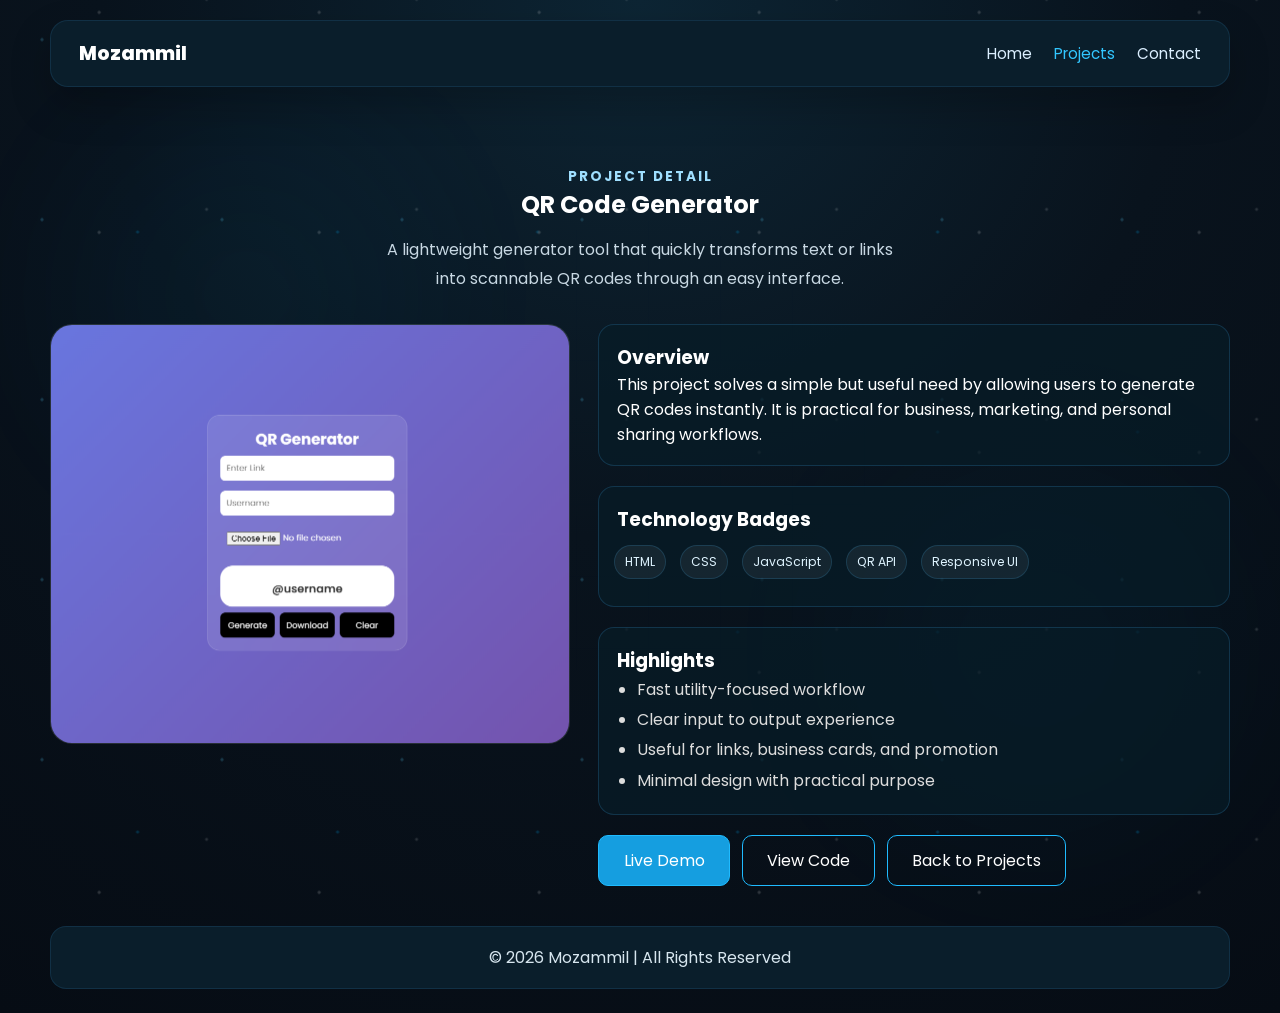
<file: qr-code-generator.html>
<!DOCTYPE html>
<html lang="en">
<head>
<meta charset="UTF-8">
<meta name="viewport" content="width=device-width, initial-scale=1.0">
<title>QR Code Generator | Mozammil</title>
<link href="https://fonts.googleapis.com/css2?family=Poppins:wght@300;400;600;700&display=swap" rel="stylesheet">
<link rel="stylesheet" href="style.css">
</head>
<body>
<nav>
<h1>Mozammil</h1>
<ul>
<li><a href="index.html">Home</a></li>
<li><a href="projects.html" class="active">Projects</a></li>
<li><a href="contact.html">Contact</a></li>
</ul>
</nav>
<section class="sub-hero project-page-hero">
<p class="eyebrow">Project Detail</p>
<h2>QR Code Generator</h2>
<p class="hero-text">A lightweight generator tool that quickly transforms text or links into scannable QR codes through an easy interface.</p>
</section>
<section class="section project-page-layout">
<div class="project-page-media card">
<img src="Image/qr.png.png" alt="QR Code Generator preview">
</div>
<div class="project-page-content">
<div class="info-card">
<h3>Overview</h3>
<p>This project solves a simple but useful need by allowing users to generate QR codes instantly. It is practical for business, marketing, and personal sharing workflows.</p>
</div>
<div class="info-card">
<h3>Technology Badges</h3>
<div class="tech-badges detail-badges"><span>HTML</span><span>CSS</span><span>JavaScript</span><span>QR API</span><span>Responsive UI</span></div>
</div>
<div class="info-card">
<h3>Highlights</h3>
<ul class="detail-list">
<li>Fast utility-focused workflow</li>
<li>Clear input to output experience</li>
<li>Useful for links, business cards, and promotion</li>
<li>Minimal design with practical purpose</li>
</ul>
</div>
<div class="project-buttons detail-actions">
<a href="https://qr-code-generator-eta.vercel.app/" target="_blank" rel="noopener noreferrer" class="btn btn-solid project-btn">Live Demo</a>
<a href="https://github.com/Mozammilsidz9642/QR-Code-Generator" target="_blank" rel="noopener noreferrer" class="btn project-btn">View Code</a>
<a href="projects.html" class="btn project-btn">Back to Projects</a>
</div>
</div>
</section>
<footer><p>&copy; 2026 Mozammil | All Rights Reserved</p></footer>
</body>
</html>
</file>
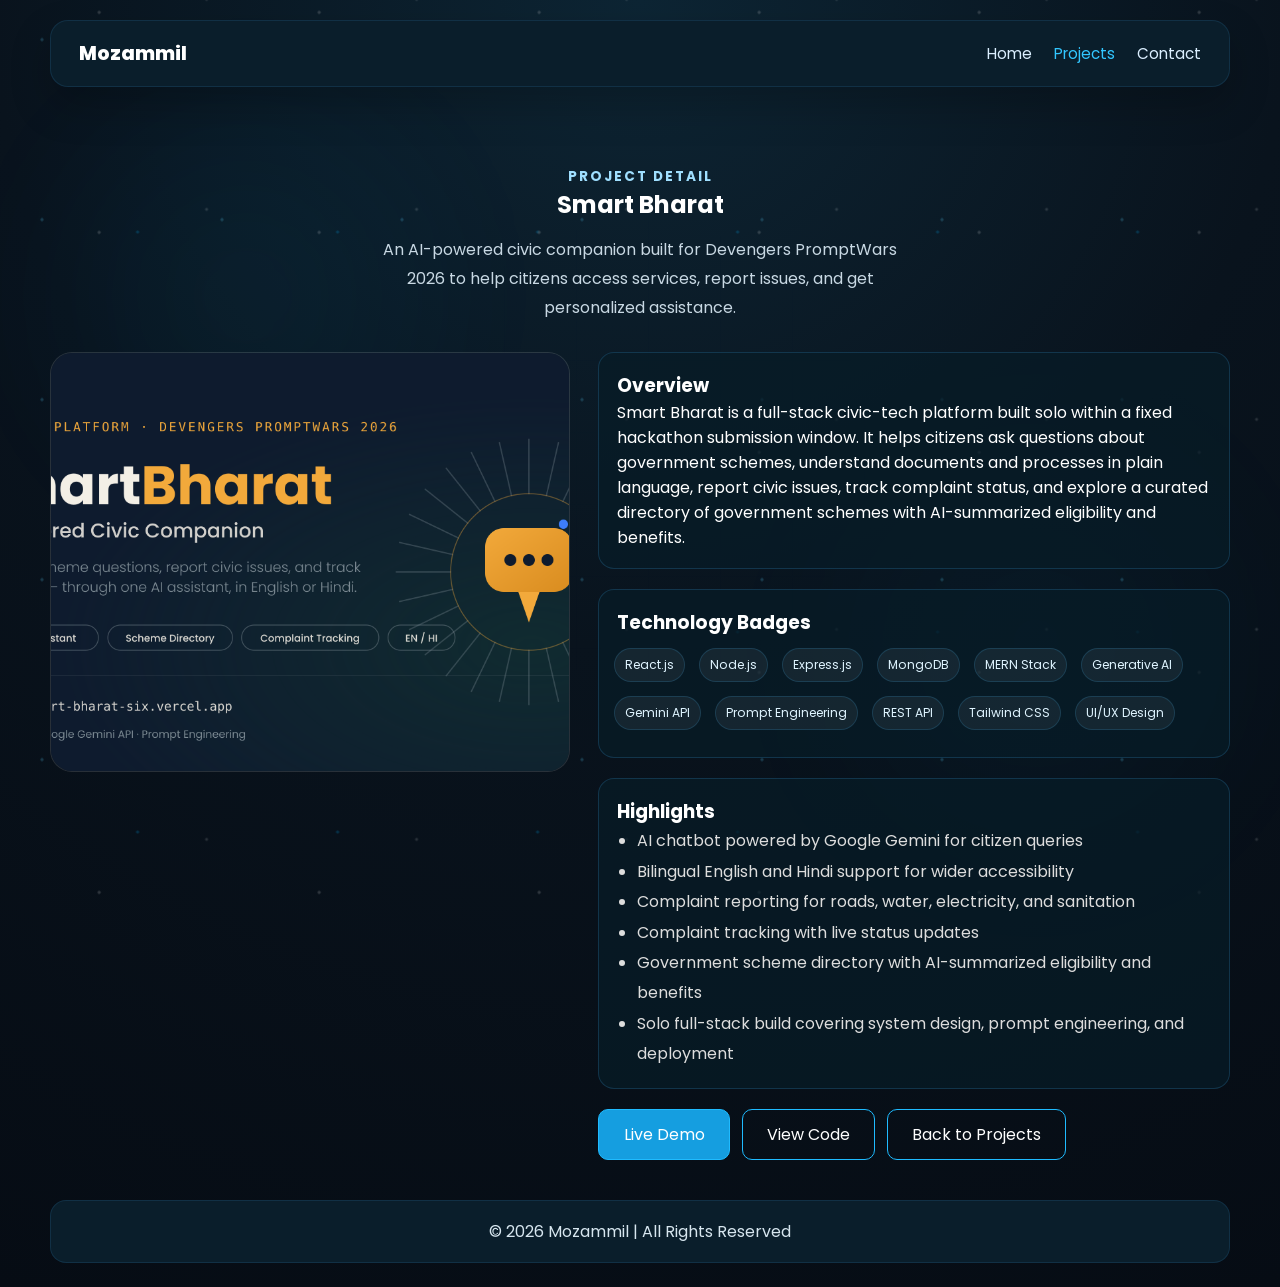
<file: smart-bharat.html>
<!DOCTYPE html>
<html lang="en">
<head>
<meta charset="UTF-8">
<meta name="viewport" content="width=device-width, initial-scale=1.0">
<title>Smart Bharat | Mozammil</title>
<link href="https://fonts.googleapis.com/css2?family=Poppins:wght@300;400;600;700&display=swap" rel="stylesheet">
<link rel="stylesheet" href="style.css">
</head>
<body>
<nav>
<h1>Mozammil</h1>
<ul>
<li><a href="index.html">Home</a></li>
<li><a href="projects.html" class="active">Projects</a></li>
<li><a href="contact.html">Contact</a></li>
</ul>
</nav>
<section class="sub-hero project-page-hero">
<p class="eyebrow">Project Detail</p>
<h2>Smart Bharat</h2>
<p class="hero-text">An AI-powered civic companion built for Devengers PromptWars 2026 to help citizens access services, report issues, and get personalized assistance.</p>
</section>
<section class="section project-page-layout">
<div class="project-page-media card">
<img src="Image/smart-bharat.png" alt="Smart Bharat preview">
</div>
<div class="project-page-content">
<div class="info-card">
<h3>Overview</h3>
<p>Smart Bharat is a full-stack civic-tech platform built solo within a fixed hackathon submission window. It helps citizens ask questions about government schemes, understand documents and processes in plain language, report civic issues, track complaint status, and explore a curated directory of government schemes with AI-summarized eligibility and benefits.</p>
</div>
<div class="info-card">
<h3>Technology Badges</h3>
<div class="tech-badges detail-badges"><span>React.js</span><span>Node.js</span><span>Express.js</span><span>MongoDB</span><span>MERN Stack</span><span>Generative AI</span><span>Gemini API</span><span>Prompt Engineering</span><span>REST API</span><span>Tailwind CSS</span><span>UI/UX Design</span></div>
</div>
<div class="info-card">
<h3>Highlights</h3>
<ul class="detail-list">
<li>AI chatbot powered by Google Gemini for citizen queries</li>
<li>Bilingual English and Hindi support for wider accessibility</li>
<li>Complaint reporting for roads, water, electricity, and sanitation</li>
<li>Complaint tracking with live status updates</li>
<li>Government scheme directory with AI-summarized eligibility and benefits</li>
<li>Solo full-stack build covering system design, prompt engineering, and deployment</li>
</ul>
</div>
<div class="project-buttons detail-actions">
<a href="https://smart-bharat-six.vercel.app/" target="_blank" rel="noopener noreferrer" class="btn btn-solid project-btn">Live Demo</a>
<a href="https://github.com/Mozammilsidz9642/Smart-Bharat" target="_blank" rel="noopener noreferrer" class="btn project-btn">View Code</a>
<a href="projects.html" class="btn project-btn">Back to Projects</a>
</div>
</div>
</section>
<footer><p>&copy; 2026 Mozammil | All Rights Reserved</p></footer>
</body>
</html>
</file>
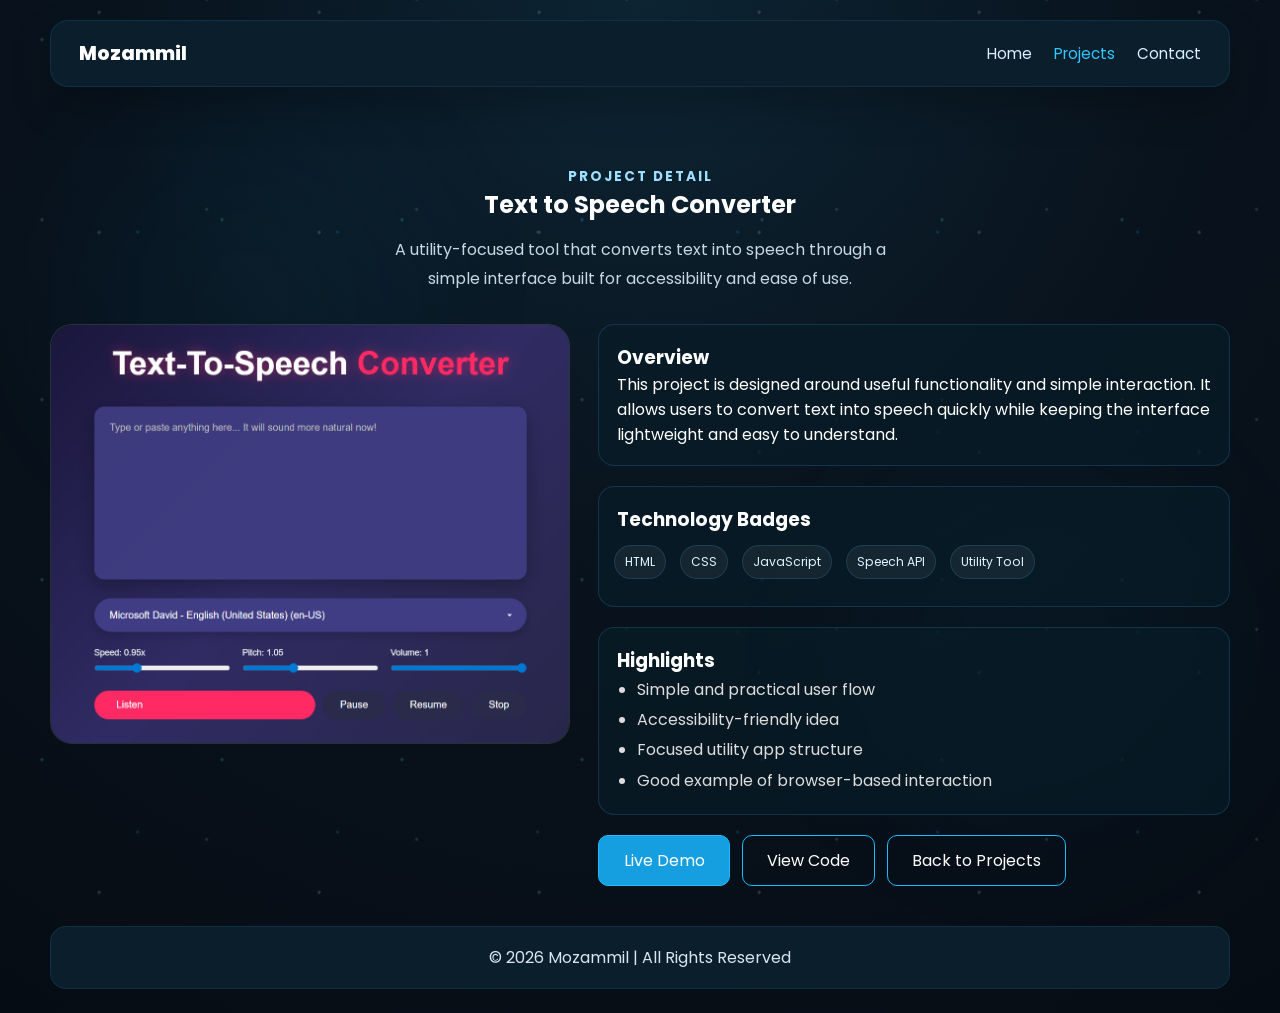
<file: tts-converter.html>
<!DOCTYPE html>
<html lang="en">
<head>
<meta charset="UTF-8">
<meta name="viewport" content="width=device-width, initial-scale=1.0">
<title>TTS Converter | Mozammil</title>
<link href="https://fonts.googleapis.com/css2?family=Poppins:wght@300;400;600;700&display=swap" rel="stylesheet">
<link rel="stylesheet" href="style.css">
</head>
<body>
<nav>
<h1>Mozammil</h1>
<ul>
<li><a href="index.html">Home</a></li>
<li><a href="projects.html" class="active">Projects</a></li>
<li><a href="contact.html">Contact</a></li>
</ul>
</nav>
<section class="sub-hero project-page-hero">
<p class="eyebrow">Project Detail</p>
<h2>Text to Speech Converter</h2>
<p class="hero-text">A utility-focused tool that converts text into speech through a simple interface built for accessibility and ease of use.</p>
</section>
<section class="section project-page-layout">
<div class="project-page-media card">
<img src="Image/tts.png" alt="Text to Speech Converter preview">
</div>
<div class="project-page-content">
<div class="info-card">
<h3>Overview</h3>
<p>This project is designed around useful functionality and simple interaction. It allows users to convert text into speech quickly while keeping the interface lightweight and easy to understand.</p>
</div>
<div class="info-card">
<h3>Technology Badges</h3>
<div class="tech-badges detail-badges"><span>HTML</span><span>CSS</span><span>JavaScript</span><span>Speech API</span><span>Utility Tool</span></div>
</div>
<div class="info-card">
<h3>Highlights</h3>
<ul class="detail-list">
<li>Simple and practical user flow</li>
<li>Accessibility-friendly idea</li>
<li>Focused utility app structure</li>
<li>Good example of browser-based interaction</li>
</ul>
</div>
<div class="project-buttons detail-actions">
<a href="https://tts-converter-green.vercel.app/" target="_blank" rel="noopener noreferrer" class="btn btn-solid project-btn">Live Demo</a>
<a href="https://github.com/Mozammilsidz9642/TTS-Converter" target="_blank" rel="noopener noreferrer" class="btn project-btn">View Code</a>
<a href="projects.html" class="btn project-btn">Back to Projects</a>
</div>
</div>
</section>
<footer><p>&copy; 2026 Mozammil | All Rights Reserved</p></footer>
</body>
</html>
</file>
<file: style.css>
*{margin:0;padding:0;box-sizing:border-box}
html{scroll-behavior:smooth}
body{
  font-family:'Poppins',sans-serif;
  background:radial-gradient(circle at top,#0d2534 0%,#09131d 45%,#060c14 100%);
  color:#fff;
  position:relative;
  overflow-x:hidden;
}

body > *{position:relative;z-index:1}

body::before,
body::after,
html::before,
html::after{
  content:"";
  position:fixed;
  pointer-events:none;
  z-index:-2;
}

body::before{
  width:340px;
  height:340px;
  top:14%;
  left:6%;
  border-radius:50%;
  filter:blur(95px);
  background:rgba(30,180,255,0.12);
  opacity:.45;
  animation:floatGlowOne 12s ease-in-out infinite;
}

body::after{
  width:360px;
  height:360px;
  right:5%;
  bottom:8%;
  border-radius:50%;
  filter:blur(95px);
  background:rgba(0,185,255,0.12);
  opacity:.34;
  animation:floatGlowTwo 15s ease-in-out infinite;
}

html::before{
  inset:0;
  background-image:linear-gradient(rgba(64,190,255,0.06) 1px,transparent 1px),linear-gradient(90deg,rgba(64,190,255,0.06) 1px,transparent 1px);
  background-size:72px 72px;
  mask-image:radial-gradient(circle at center,rgba(0,0,0,.8),transparent 78%);
  opacity:.12;
  animation:gridFloat 18s linear infinite;
}

html::after{
  inset:0;
  background:radial-gradient(circle,rgba(90,210,255,.7) 0 1.2px,transparent 2px) 12% 18%/180px 180px,radial-gradient(circle,rgba(255,255,255,.55) 0 1.2px,transparent 2px) 82% 18%/220px 220px,radial-gradient(circle,rgba(0,180,255,.65) 0 1.1px,transparent 2px) 22% 76%/200px 200px,radial-gradient(circle,rgba(255,255,255,.45) 0 1px,transparent 2px) 88% 76%/210px 210px;
  opacity:.3;
  animation:particleDrift 22s ease-in-out infinite;
}

nav{
  width:min(1180px,calc(100% - 32px));
  margin:20px auto 0;
  display:flex;
  justify-content:space-between;
  align-items:center;
  padding:18px 28px;
  background:#0a1e2b;
  border:1px solid rgba(67,183,255,.12);
  border-radius:18px;
  box-shadow:0 18px 40px rgba(0,0,0,.22);
}
nav h1{color:#fff;font-weight:800;font-size:1.2rem}
nav ul{display:flex;gap:22px;flex-wrap:wrap}
nav ul li{list-style:none}
nav ul li a{color:#dbefff;text-decoration:none;transition:.3s;font-size:.95rem}
nav ul li a:hover,nav ul li a.active{color:#32c7ff}

.home-wrapper{
  width:min(1180px,calc(100% - 32px));
  margin:22px auto 40px;
}

.home-panel{
  background:#0b2231;
  border:1px solid rgba(67,183,255,.14);
  border-radius:22px;
  box-shadow:0 22px 48px rgba(0,0,0,.25);
}

.hero-panel{padding:42px 42px 38px;margin-bottom:22px;overflow:hidden}
.hero-grid{display:grid;grid-template-columns:1.05fr .95fr;gap:24px;align-items:center}
.hero-copy-left{text-align:left}
.eyebrow{letter-spacing:2px;text-transform:uppercase;color:#9fdfff;font-size:.85rem;font-weight:700}
.hero-copy h2{font-size:3.4rem;line-height:1.08;margin-top:12px;color:#fff}
.typing-line{min-height:34px;margin-top:10px;color:#2fcaff;font-weight:700;font-size:1.3rem}
.hero-text{max-width:520px;line-height:1.8;color:#c8d8e3;margin-top:14px}
.hero-actions{display:flex;gap:12px;flex-wrap:wrap;margin-top:26px}

.hero-photo-wrap{display:flex;justify-content:center;align-items:center;position:relative}
.hero-photo-card{
  width:min(420px,100%);
  aspect-ratio:1/1;
  border-radius:34px;
  background:radial-gradient(circle at center,rgba(61,188,255,.15),rgba(11,34,49,.9) 62%);
  border:1px solid rgba(66,182,255,.14);
  display:flex;
  align-items:center;
  justify-content:center;
  position:relative;
  overflow:hidden;
}
.hero-photo-card::before{
  content:"";
  position:absolute;
  inset:12px;
  border-radius:28px;
  border:1px solid rgba(70,190,255,.12);
}
.hero-photo{
  width:72%;
  aspect-ratio:1/1;
  object-fit:cover;
  border-radius:50%;
  border:5px solid #6b5cff;
  box-shadow:0 0 40px rgba(107,92,255,.45);
}

.hero-socials{display:flex;gap:12px;flex-wrap:wrap;margin-top:26px}
.social-link{
  width:46px;
  height:46px;
  display:flex;
  align-items:center;
  justify-content:center;
  border-radius:50%;
  text-decoration:none;
  color:#38cfff;
  border:1px solid rgba(56,207,255,.35);
  background:transparent;
  transition:.3s ease;
}
.social-link:hover{transform:translateY(-3px);background:#1098d7;color:#fff;border-color:#1098d7}
.social-link svg{width:20px;height:20px;fill:currentColor;display:block}

.hero-metrics{display:grid;grid-template-columns:repeat(3,minmax(0,1fr));gap:14px;margin-top:28px}
.metric-card{
  background:rgba(10,30,43,.75);
  border:1px solid rgba(67,183,255,.12);
  border-radius:16px;
  padding:16px 14px;
}
.metric-card strong{display:block;font-size:1rem;color:#fff;margin-bottom:6px}
.metric-card span{display:block;color:#cce2ef;font-size:.9rem;line-height:1.5}

.home-columns{display:grid;grid-template-columns:1fr;gap:22px;align-items:start}
.home-main,.home-side{display:grid;gap:22px}
.section-panel{padding:34px 32px}
.section-panel h2{font-size:2.2rem;color:#fff;margin-bottom:24px;text-align:center}
.section-panel h2 span{color:#27c8ff}

.about-skills-section{
  display:grid;
  gap:22px;
}

.about-showcase-card,
.skills-showcase-card{
  background:#0b2231;
}

.section-kicker{
  margin:0 0 10px;
  color:#48aaff;
  font-size:.86rem;
  font-weight:700;
  letter-spacing:1.6px;
  text-transform:uppercase;
}

.about-showcase{
  max-width:780px;
  margin:0 auto;
  text-align:center;
}

.about-showcase h2,
.skills-showcase h2{
  margin:0 0 18px;
  color:#fff;
  font-size:1.85rem;
  line-height:1.35;
  font-weight:700;
  text-align:center;
}

.about-showcase p:not(.section-kicker){
  margin:0 auto 26px;
  max-width:720px;
  color:#b9cce1;
  font-size:1.05rem;
  line-height:1.75;
}

.profile-pills{
  display:flex;
  justify-content:center;
  gap:12px;
  flex-wrap:wrap;
}

.profile-pills span{
  display:inline-flex;
  align-items:center;
  justify-content:center;
  min-height:38px;
  padding:8px 18px;
  color:#65c4ff;
  font-weight:700;
  background:rgba(8,28,40,.72);
  border:1px solid rgba(67,183,255,.22);
  border-radius:999px;
}

.skills-showcase{
  max-width:760px;
  margin:0 auto;
}

.skills-showcase > .section-kicker{
  text-align:center;
  margin-bottom:6px;
}

.skill-group{
  margin-top:26px;
}

.skill-group p{
  margin:0 0 12px;
  color:#8fb1cf;
  font-size:1rem;
}

.skill-chip-row{
  display:flex;
  flex-wrap:wrap;
  gap:10px;
}

.skill-chip-row span{
  display:inline-flex;
  align-items:center;
  justify-content:center;
  min-height:40px;
  padding:8px 18px;
  border-radius:8px;
  background:rgba(8,28,40,.72);
  border:1px solid rgba(67,183,255,.18);
  color:#f1f7ff;
  font-weight:700;
}

.skill-chip-row .learning-chip{
  color:#65c4ff;
  background:rgba(12,45,64,.8);
  border-color:rgba(67,183,255,.3);
}

.about-panel-inner{text-align:center;max-width:680px;margin:0 auto}
.about-avatar-ring{
  width:176px;
  height:176px;
  margin:0 auto 18px;
  border-radius:50%;
  padding:8px;
  border:2px solid rgba(47,202,255,.65);
  box-shadow:0 0 0 10px rgba(47,202,255,.05);
}
.about-avatar{width:100%;height:100%;object-fit:cover;border-radius:50%}
.about-panel-inner h3{font-size:1.35rem;margin-bottom:12px}
.about-panel-inner p{line-height:1.8;color:#d2e0ea}

.stack-grid{display:grid;gap:16px}
.info-card,.skills-progress-card{
  background:rgba(8,28,40,.72);
  border:1px solid rgba(67,183,255,.18);
  border-radius:16px;
  padding:18px;
}
.home-card h3{margin-bottom:8px;color:#fff}
.home-card p{line-height:1.7;color:#d3dfeb}

.skills-split{display:grid;grid-template-columns:1fr 1fr;gap:18px}
.skills-split h3{font-size:1.05rem;margin-bottom:14px;color:#dff2ff}
.compact-skills{display:grid;grid-template-columns:1fr;gap:12px}
.skill-head{display:flex;justify-content:space-between;gap:12px;margin-bottom:10px;font-weight:600;font-size:.92rem}
.skill-head span{color:#fff}.skill-head strong{color:#dff2ff}
.skill-track{height:10px;background:rgba(255,255,255,.1);border-radius:999px;overflow:hidden;border:1px solid rgba(67,183,255,.12)}
.skill-fill{height:100%;background:linear-gradient(90deg,#1ba9ec,#39d2ff);border-radius:999px;box-shadow:0 0 12px rgba(56,207,255,.35)}
.fill-95{width:95%}.fill-92{width:92%}.fill-91{width:91%}.fill-90{width:90%}.fill-88{width:88%}.fill-86{width:86%}.fill-85{width:85%}.fill-84{width:84%}.fill-82{width:82%}.fill-80{width:80%}

.cta-panel{text-align:center;margin-top:22px}
.cta-panel p{max-width:740px;margin:0 auto;line-height:1.8;color:#d0dfeb}
.cta-panel .hero-actions{justify-content:center}

.section{
  width:min(1180px,calc(100% - 32px));
  margin:0 auto 24px;
}

.section h2{
  font-size:2rem;
  margin-bottom:20px;
  color:#fff;
}

.detail-grid{
  display:grid;
  grid-template-columns:repeat(3,minmax(0,1fr));
  gap:18px;
}

.contact-box{
  min-height:100%;
  display:flex;
  flex-direction:column;
  gap:14px;
  padding:24px;
  border-radius:20px;
  background:linear-gradient(180deg,rgba(10,33,47,.95),rgba(8,26,38,.9));
  box-shadow:0 18px 34px rgba(0,0,0,.18);
}

.contact-box h3{
  font-size:1.35rem;
  color:#fff;
}

.contact-value{
  font-size:1.05rem;
  font-weight:700;
  color:#33cbff;
  word-break:break-word;
}

.contact-box p{
  line-height:1.75;
  color:#d0deea;
}

.contact-box .btn{
  margin-top:auto;
  align-self:flex-start;
}

.about-box,
.cta-box{
  background:#0b2231;
  border:1px solid rgba(67,183,255,.14);
  border-radius:22px;
  box-shadow:0 22px 48px rgba(0,0,0,.25);
  padding:30px 28px;
}

.about-box p,
.cta-box p{
  line-height:1.8;
  color:#d0dfeb;
}

.cta-section{
  margin-bottom:40px;
}

.cta-box{
  text-align:center;
}

.cta-box h2{
  margin-bottom:14px;
}

.cta-box p{
  max-width:760px;
  margin:0 auto 24px;
}

.btn{
  display:inline-block;
  padding:12px 24px;
  border-radius:10px;
  border:1px solid #1fbbff;
  color:#fff;
  text-decoration:none;
  transition:.3s ease;
  background:transparent;
}
.btn:hover{background:#159ee0;box-shadow:0 0 16px rgba(21,158,224,.35)}
.btn-solid{background:#159ee0}
.btn-solid:hover{background:#0d87c1}

footer{
  width:min(1180px,calc(100% - 32px));
  margin:0 auto 24px;
  text-align:center;
  padding:18px;
  background:#0a1e2b;
  border:1px solid rgba(67,183,255,.12);
  border-radius:16px;
  color:#d7e6ef;
}

.projects{
  display:grid;
  grid-template-columns:repeat(3,minmax(0,1fr));
  gap:22px;
}
.card{
  background:rgba(255,255,255,0.06);
  border-radius:22px;
  overflow:hidden;
  border:1px solid rgba(255,255,255,0.08);
  transition:.35s ease;
}
.card img{width:100%;height:100%;object-fit:cover;display:block;transition:transform .45s ease}
.card-content{padding:16px 16px 18px}
.card:hover{transform:translateY(-12px);box-shadow:0 18px 40px rgba(40,177,255,.18);border-color:rgba(67,183,255,.35)}
.project-detail{
  position:relative;
  display:flex;
  flex-direction:column;
  min-height:100%;
  background:linear-gradient(180deg,rgba(255,255,255,.06),rgba(7,24,34,.95));
}
.project-detail .card-content{display:flex;flex-direction:column;gap:12px;flex:1}
.project-detail .card-content h3{font-size:1.05rem;line-height:1.35}
.project-tag{color:#31cbff;font-size:.95rem;font-weight:600}
.project-detail .card-content > p:not(.project-tag){
  display:-webkit-box;
  -webkit-line-clamp:2;
  -webkit-box-orient:vertical;
  overflow:hidden;
}
.project-media{position:relative;height:175px;overflow:hidden;border-radius:22px 22px 0 0}
.project-overlay{position:absolute;inset:0;display:flex;flex-direction:column;align-items:center;justify-content:center;gap:16px;padding:24px;background:linear-gradient(180deg,rgba(5,18,28,.18),rgba(5,18,28,.92));color:#fff;text-align:center;opacity:0;transition:opacity .35s ease}
.project-overlay h3{font-size:1.5rem;font-weight:700}
.project-detail:hover .project-overlay{opacity:1}
.project-detail:hover .project-media img{transform:scale(1.08)}
.project-buttons{display:flex;justify-content:center;align-items:center;gap:12px;flex-wrap:wrap;width:100%}
.project-btn{min-width:132px;text-align:center;transform:scale(1)}
.project-btn:hover{transform:scale(1.06)}
.project-links-row{
  margin-top:auto;
  padding-top:14px;
  display:flex;
  justify-content:flex-start;
}
.project-inline-btn{min-width:138px;text-align:center}
.tech-badges{display:flex;flex-wrap:wrap;gap:4px;margin:4px 0 4px -8px}
.tech-badges span{display:inline-block;margin:5px;padding:7px 10px;background:rgba(255,255,255,.06);border-radius:20px;transition:.3s;font-size:.76rem;color:#dff4ff;border:1px solid rgba(67,183,255,.16)}
.tech-badges span:hover{background:#159ee0}
.detailed-projects{align-items:stretch}
.detailed-projects .project-detail{
  overflow:hidden;
}
.detailed-projects .card-content p:last-of-type{
  color:#d1dfeb;
  line-height:1.75;
}

.project-page-hero{padding:80px 20px 24px;text-align:center;max-width:900px;margin:0 auto}
.project-page-layout{display:grid;grid-template-columns:minmax(320px,520px) 1fr;gap:28px;align-items:start;width:min(1180px,calc(100% - 32px));margin:0 auto 40px}
.project-page-media{height:420px}.project-page-content{display:grid;gap:20px}.detail-badges{margin-top:6px}.detail-list{padding-left:20px;color:#ddd;line-height:1.9}.detail-actions{justify-content:flex-start}
.sub-hero{padding:80px 20px 30px;text-align:center;max-width:900px;margin:0 auto}
.sub-hero .hero-text{margin:14px auto 0}

@keyframes floatGlowOne{0%{transform:translate3d(0,0,0) scale(1)}50%{transform:translate3d(40px,30px,0) scale(1.08)}100%{transform:translate3d(0,0,0) scale(1)}}
@keyframes floatGlowTwo{0%{transform:translate3d(0,0,0) scale(1)}50%{transform:translate3d(-35px,-28px,0) scale(1.1)}100%{transform:translate3d(0,0,0) scale(1)}}
@keyframes gridFloat{0%{transform:translate3d(0,0,0)}100%{transform:translate3d(-70px,-70px,0)}}
@keyframes particleDrift{0%{transform:translate3d(0,0,0) scale(1)}50%{transform:translate3d(-18px,14px,0) scale(1.03)}100%{transform:translate3d(0,0,0) scale(1)}}

@media (max-width:980px){
  .hero-grid,.home-columns,.skills-split,.project-page-layout,.detail-grid{grid-template-columns:1fr}
  .projects{grid-template-columns:repeat(2,minmax(0,1fr))}
  .hero-copy-left{text-align:center}
  .hero-text{margin-left:auto;margin-right:auto}
  .hero-actions,.hero-socials,.detail-actions{justify-content:center}
  .contact-box .btn,.project-links-row{align-self:center;justify-content:center}
}

@media (max-width:768px){
  nav,footer,.home-wrapper,.section{width:min(100% - 20px,1180px)}
  nav{
    padding:14px 16px;
    flex-direction:column;
    gap:10px;
    align-items:flex-start;
  }
  nav h1{
    font-size:1rem;
  }
  nav ul{
    width:100%;
    gap:10px 14px;
    justify-content:center;
  }
  nav ul li a{
    font-size:.78rem;
  }
  .hero-panel,.section-panel{padding:24px 18px}
  .about-skills-panel{padding:34px 20px}
  .hero-copy h2,.sub-hero h2{font-size:2.35rem}
  .typing-line{font-size:1.05rem}
  .hero-text{font-size:.94rem;line-height:1.7}
  .section-panel h2{font-size:1.9rem}
  .about-showcase{margin-bottom:42px}
  .about-showcase h2,.skills-showcase h2{font-size:1.55rem}
  .about-showcase p:not(.section-kicker){font-size:.98rem}
  .skill-chip-row span,.profile-pills span{font-size:.9rem}
  .hero-photo-card{width:100%}
  .hero-photo{width:76%}
  .hero-metrics,.projects{grid-template-columns:1fr}
  .project-media,.project-page-media{height:240px}
  .project-overlay{opacity:1;background:linear-gradient(180deg,rgba(5,18,28,.18),rgba(5,18,28,.82))}
  body::before,body::after{opacity:.24}
  html::before{opacity:.08}
  html::after{opacity:.22}
}

@media (max-width:480px){
  nav{
    border-radius:14px;
  }
  nav ul{
    gap:8px 10px;
  }
  nav ul li a{
    font-size:.72rem;
  }
  .hero-panel,.section-panel{padding:20px 14px}
  .hero-copy h2,.sub-hero h2{
    font-size:1.95rem;
    line-height:1.15;
  }
  .eyebrow{
    font-size:.7rem;
    letter-spacing:1.4px;
  }
  .typing-line{
    min-height:28px;
    font-size:.98rem;
  }
  .hero-actions{
    justify-content:center;
  }
  .btn{
    padding:10px 18px;
    font-size:.88rem;
  }
  .social-link{
    width:40px;
    height:40px;
  }
  .social-link svg{
    width:18px;
    height:18px;
  }
  .hero-photo-card{
    max-width:280px;
    margin:0 auto;
  }
  .about-avatar-ring{
    width:132px;
    height:132px;
  }
  .skill-head{
    font-size:.84rem;
  }
}
</file>
